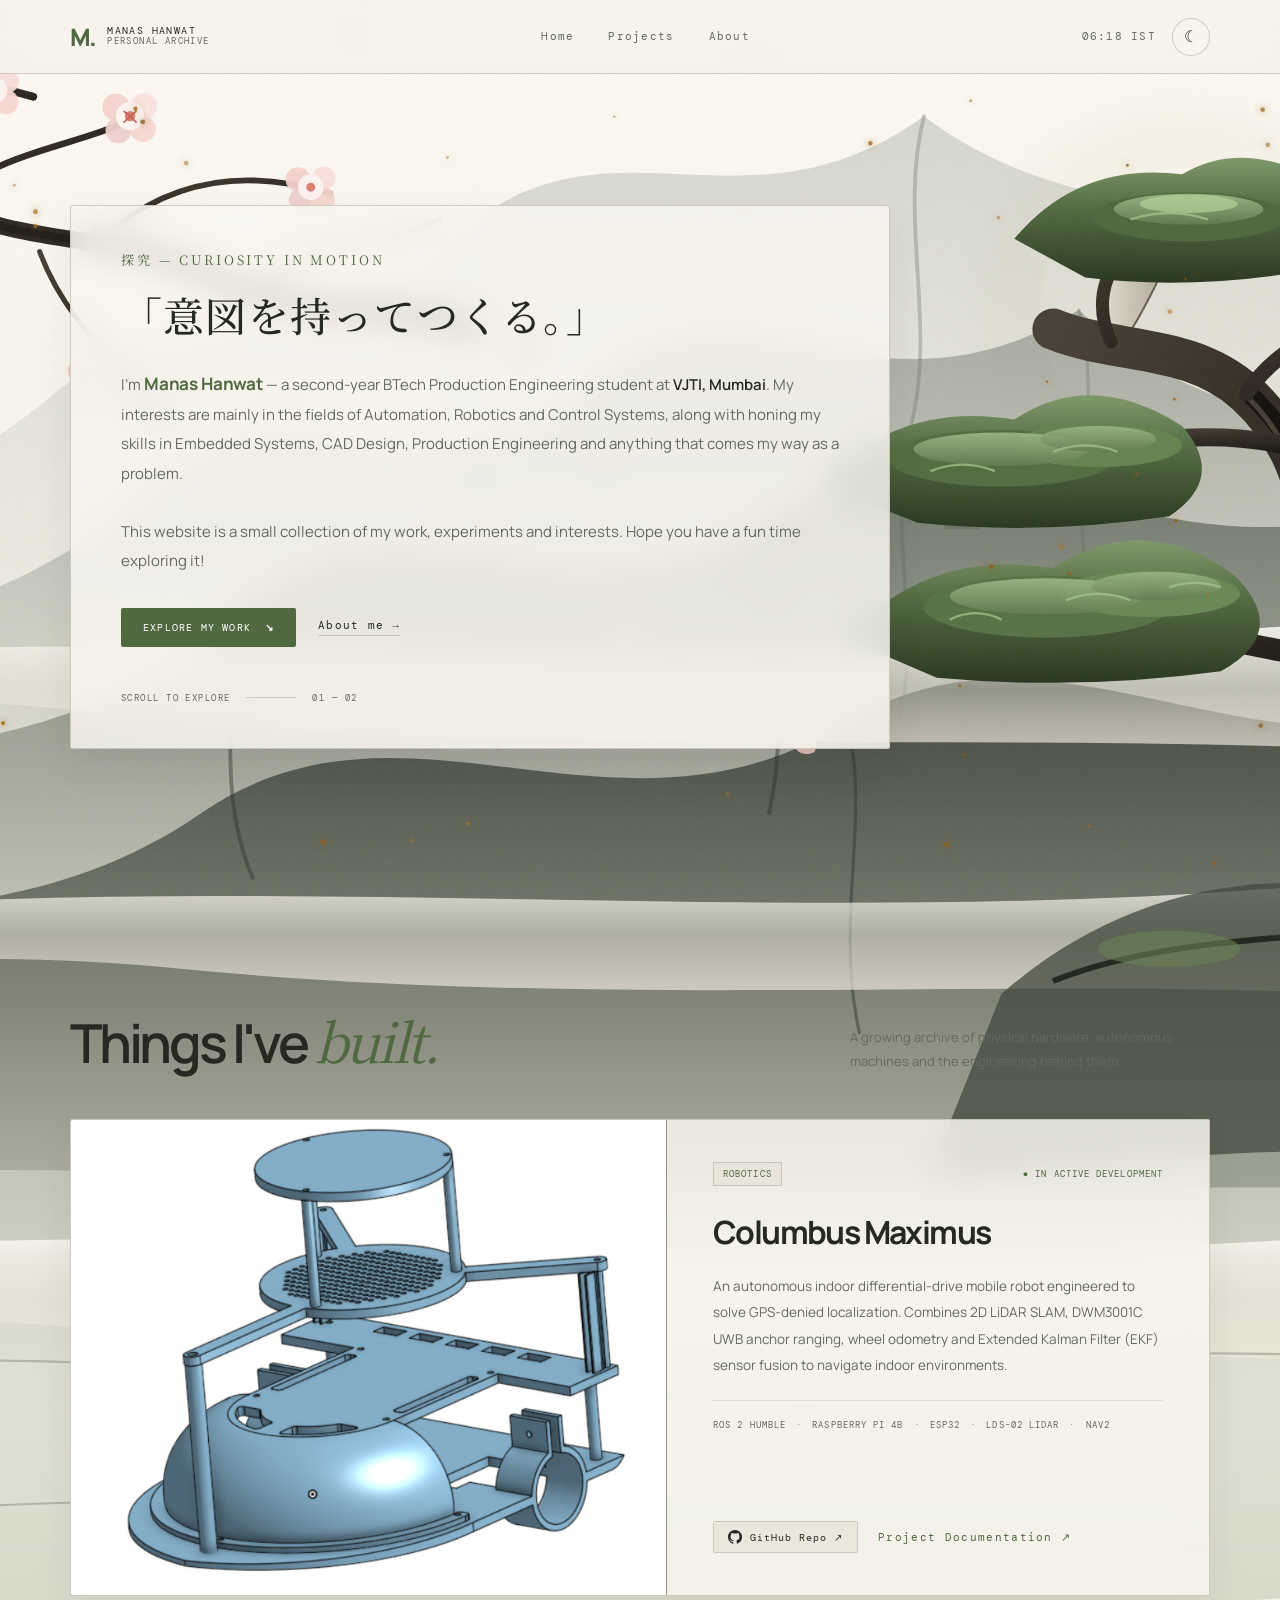
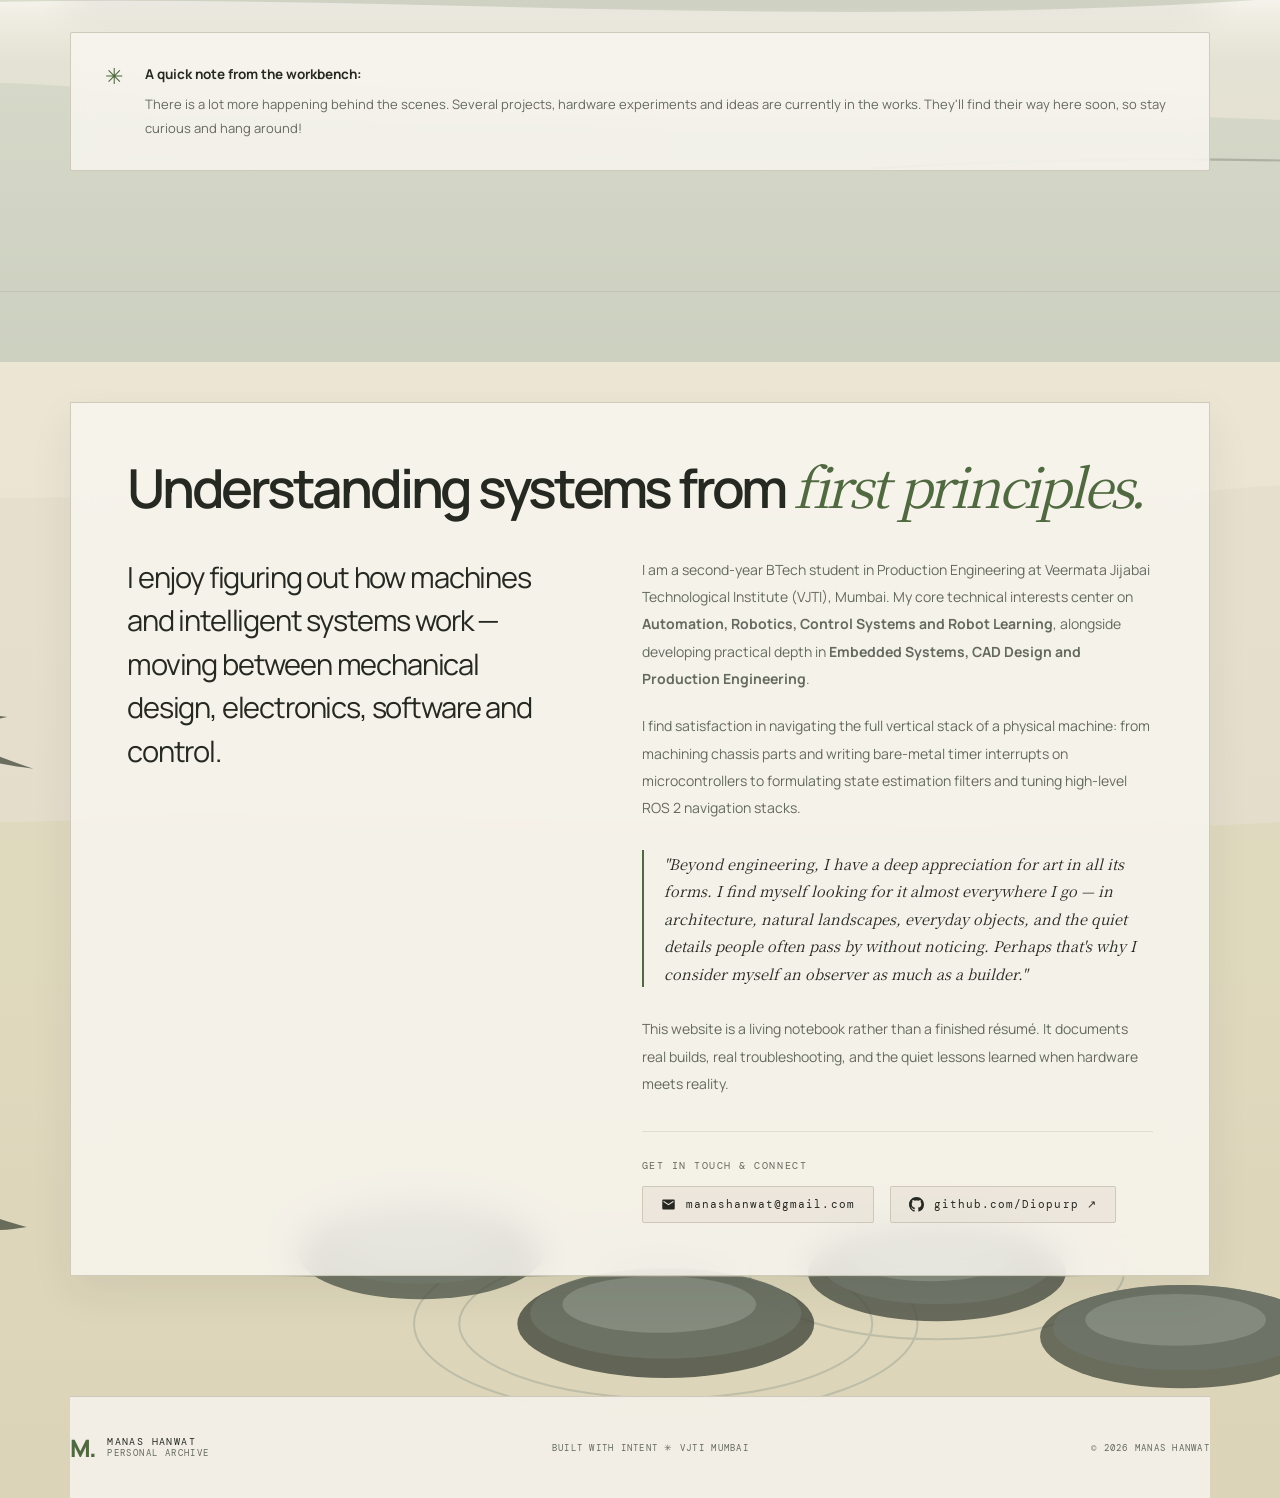
<file: index.html>
<!doctype html>
<html lang="en">
<head>
  <meta charset="utf-8">
  <meta name="viewport" content="width=device-width, initial-scale=1">
  <meta name="description" content="Manas Hanwat — Second-year BTech student at VJTI, Mumbai. Automation, Robotics, Control Systems, Robot Learning and Embedded Engineering.">
  <meta name="theme-color" content="#f5f2eb">
  <title>Manas Hanwat — Personal Archive</title>
  <link rel="preconnect" href="https://fonts.googleapis.com">
  <link rel="preconnect" href="https://fonts.gstatic.com" crossorigin>
  <link href="https://fonts.googleapis.com/css2?family=DM+Mono:wght@400;500&family=Manrope:wght@400;500;600;700;800&family=Noto+Serif+JP:ital,wght@0,400;0,500;0,600;1,400&display=swap" rel="stylesheet">
  <link rel="stylesheet" href="styles.css">
</head>
<body>
  <!-- Full-Page Background Artwork: Continues behind all sections as user scrolls -->
  <div class="bg-artwork-container" aria-hidden="true">
    <div class="bg-art bg-art-day"></div>
    <div class="bg-art bg-art-night"></div>
  </div>

  <!-- Interactive Canvas Particle System (Organic Fluid Drift & Responsive Touch/Mouse Interaction) -->
  <canvas id="particles"></canvas>

  <!-- Procedural Grain Texture -->
  <div class="grain"></div>

  <!-- Navigation Header -->
  <header>
    <a class="brand" href="#top">
      <b>M.</b>
      <span>MANAS HANWAT <i>PERSONAL ARCHIVE</i></span>
    </a>
    <nav id="nav">
      <a href="#top">Home</a>
      <a href="#projects">Projects</a>
      <a href="#about">About</a>
    </nav>
    <div class="right">
      <time id="clock">--:-- IST</time>
      <button id="theme" aria-label="Toggle day and night theme">☾</button>
      <button id="menu" aria-label="Open navigation">☰</button>
    </div>
  </header>

  <main id="top">
    <!-- Hero Section -->
    <section class="hero">
      <div class="hero-content">
        <p class="kanji-title">探究 — CURIOSITY IN MOTION</p>
        <h1 class="hero-title-jp">「意図を持ってつくる。」</h1>
        <p class="hero-intro">
          I'm <strong class="hero-name">Manas Hanwat</strong> — a second-year BTech Production Engineering student at <strong>VJTI, Mumbai</strong>. My interests are mainly in the fields of Automation, Robotics and Control Systems, along with honing my skills in Embedded Systems, CAD Design, Production Engineering and anything that comes my way as a problem.
          <br><br>
          This website is a small collection of my work, experiments and interests. Hope you have a fun time exploring it!
        </p>
        <div class="hero-actions">
          <a class="button" href="#projects">Explore my work <b>↘</b></a>
          <a class="quiet-link" href="#about">About me →</a>
        </div>
        <div class="scroll-hint">
          SCROLL TO EXPLORE <span></span> 01 — 02
        </div>
      </div>
    </section>

    <!-- Projects Section (Columbus Maximus Only) -->
    <section class="projects wrap" id="projects">
      <div class="section-head">
        <div>
          <h2>Things I've <em>built.</em></h2>
        </div>
        <p>A growing archive of physical hardware, autonomous machines and the engineering behind them.</p>
      </div>

      <!-- Columbus Maximus Project Card with Actual Photograph -->
      <div class="project-card">
        <a class="project-photo" href="projects/columbus.html" title="View Columbus Maximus Project Documentation">
          <img src="assets/columbus-maximus.jpeg" alt="Columbus Maximus autonomous indoor differential-drive robot prototype" loading="lazy">
        </a>
        <div class="project-copy">
          <div class="tags">
            <span class="tag-badge">ROBOTICS</span>
            <span class="status-badge">● IN ACTIVE DEVELOPMENT</span>
          </div>
          <h3>Columbus Maximus</h3>
          <p>
            An autonomous indoor differential-drive mobile robot engineered to solve GPS-denied localization. Combines 2D LiDAR SLAM, DWM3001C UWB anchor ranging, wheel odometry and Extended Kalman Filter (EKF) sensor fusion to navigate indoor environments.
          </p>
          <div class="stack-row">
            ROS 2 HUMBLE　·　RASPBERRY PI 4B　·　ESP32　·　LDS-02 LIDAR　·　NAV2
          </div>
          <div class="project-actions">
            <a class="github-pill" href="https://github.com/Diopurp/Columbus-Maximus" target="_blank" rel="noopener noreferrer" title="View Columbus Maximus repository on GitHub">
              <svg class="github-icon" viewBox="0 0 24 24"><path d="M12 0C5.37 0 0 5.37 0 12c0 5.31 3.435 9.795 8.205 11.385.6.105.825-.255.825-.57 0-.285-.015-1.23-.015-2.235-3.015.555-3.795-.735-4.035-1.41-.135-.345-.72-1.41-1.23-1.695-.42-.225-1.02-.78-.015-.795.945-.015 1.62.87 1.845 1.23 1.08 1.815 2.805 1.305 3.495.99.105-.78.42-1.305.765-1.605-2.67-.3-5.46-1.335-5.46-5.925 0-1.305.465-2.385 1.23-3.225-.12-.3-.54-1.53.12-3.18 0 0 1.005-.315 3.3 1.23.96-.27 1.98-.405 3-.405s2.04.135 3 .405c2.295-1.56 3.3-1.23 3.3-1.23.66 1.65.24 2.88.12 3.18.765.84 1.23 1.905 1.23 3.225 0 4.605-2.805 5.625-5.475 5.925.435.375.81 1.095.81 2.22 0 1.605-.015 2.895-.015 3.3 0 .315.225.69.825.57A12.02 12.02 0 0 0 24 12c0-6.63-5.37-12-12-12z"/></svg>
              <span>GitHub Repo ↗</span>
            </a>
            <a class="explore-link" href="projects/columbus.html">
              Project Documentation ↗
            </a>
          </div>
        </div>
      </div>

      <!-- Personal Workbench Note (Upcoming Projects & Experiments) -->
      <div class="projects-note">
        <span class="note-glyph">✳</span>
        <div class="note-copy">
          <strong>A quick note from the workbench:</strong>
          <p>
            There is a lot more happening behind the scenes. Several projects, hardware experiments and ideas are currently in the works. They'll find their way here soon, so stay curious and hang around!
          </p>
        </div>
      </div>
    </section>

    <!-- About Section with Robotics, Robot Learning & Art Appreciation -->
    <section class="about" id="about">
      <div class="wrap">
        <div class="about-card">
          <h2>Understanding systems from <em>first principles.</em></h2>
          <div class="about-grid">
            <div>
              <p class="about-lead">
                I enjoy figuring out how machines and intelligent systems work — moving between mechanical design, electronics, software and control.
              </p>
            </div>
            <div class="about-body">
              <p>
                I am a second-year BTech student in Production Engineering at Veermata Jijabai Technological Institute (VJTI), Mumbai. My core technical interests center on <strong>Automation, Robotics, Control Systems and Robot Learning</strong>, alongside developing practical depth in <strong>Embedded Systems, CAD Design and Production Engineering</strong>.
              </p>
              <p>
                I find satisfaction in navigating the full vertical stack of a physical machine: from machining chassis parts and writing bare-metal timer interrupts on microcontrollers to formulating state estimation filters and tuning high-level ROS 2 navigation stacks.
              </p>

              <!-- Personal Dimension: Appreciation for Art -->
              <p class="art-passage">
                "Beyond engineering, I have a deep appreciation for art in all its forms. I find myself looking for it almost everywhere I go — in architecture, natural landscapes, everyday objects, and the quiet details people often pass by without noticing. Perhaps that's why I consider myself an observer as much as a builder."
              </p>

              <p>
                This website is a living notebook rather than a finished résumé. It documents real builds, real troubleshooting, and the quiet lessons learned when hardware meets reality.
              </p>

              <!-- Clickable Contact Information -->
              <div class="contact-block">
                <div class="contact-label">GET IN TOUCH &amp; CONNECT</div>
                <div class="contact-links">
                  <a class="contact-card" href="mailto:manashanwat@gmail.com" title="Send email to Manas Hanwat">
                    <svg viewBox="0 0 24 24"><path d="M20 4H4c-1.1 0-1.99.9-1.99 2L2 18c0 1.1.9 2 2 2h16c1.1 0 2-.9 2-2V6c0-1.1-.9-2-2-2zm0 4l-8 5-8-5V6l8 5 8-5v2z"/></svg>
                    <span>manashanwat@gmail.com</span>
                  </a>
                  <a class="contact-card" href="https://github.com/Diopurp" target="_blank" rel="noopener noreferrer" title="View Diopurp on GitHub">
                    <svg viewBox="0 0 24 24"><path d="M12 0C5.37 0 0 5.37 0 12c0 5.31 3.435 9.795 8.205 11.385.6.105.825-.255.825-.57 0-.285-.015-1.23-.015-2.235-3.015.555-3.795-.735-4.035-1.41-.135-.345-.72-1.41-1.23-1.695-.42-.225-1.02-.78-.015-.795.945-.015 1.62.87 1.845 1.23 1.08 1.815 2.805 1.305 3.495.99.105-.78.42-1.305.765-1.605-2.67-.3-5.46-1.335-5.46-5.925 0-1.305.465-2.385 1.23-3.225-.12-.3-.54-1.53.12-3.18 0 0 1.005-.315 3.3 1.23.96-.27 1.98-.405 3-.405s2.04.135 3 .405c2.295-1.56 3.3-1.23 3.3-1.23.66 1.65.24 2.88.12 3.18.765.84 1.23 1.905 1.23 3.225 0 4.605-2.805 5.625-5.475 5.925.435.375.81 1.095.81 2.22 0 1.605-.015 2.895-.015 3.3 0 .315.225.69.825.57A12.02 12.02 0 0 0 24 12c0-6.63-5.37-12-12-12z"/></svg>
                    <span>github.com/Diopurp ↗</span>
                  </a>
                </div>
              </div>
            </div>
          </div>
        </div>
      </div>
    </section>
  </main>

  <!-- Footer -->
  <footer class="wrap">
    <a class="brand" href="#top">
      <b>M.</b>
      <span>MANAS HANWAT <i>PERSONAL ARCHIVE</i></span>
    </a>
    <small>BUILT WITH INTENT ✳ VJTI MUMBAI</small>
    <small>© <span id="year"></span> MANAS HANWAT</small>
  </footer>

  <div id="toast"></div>
  <script src="script.js"></script>
</body>
</html>
</file>
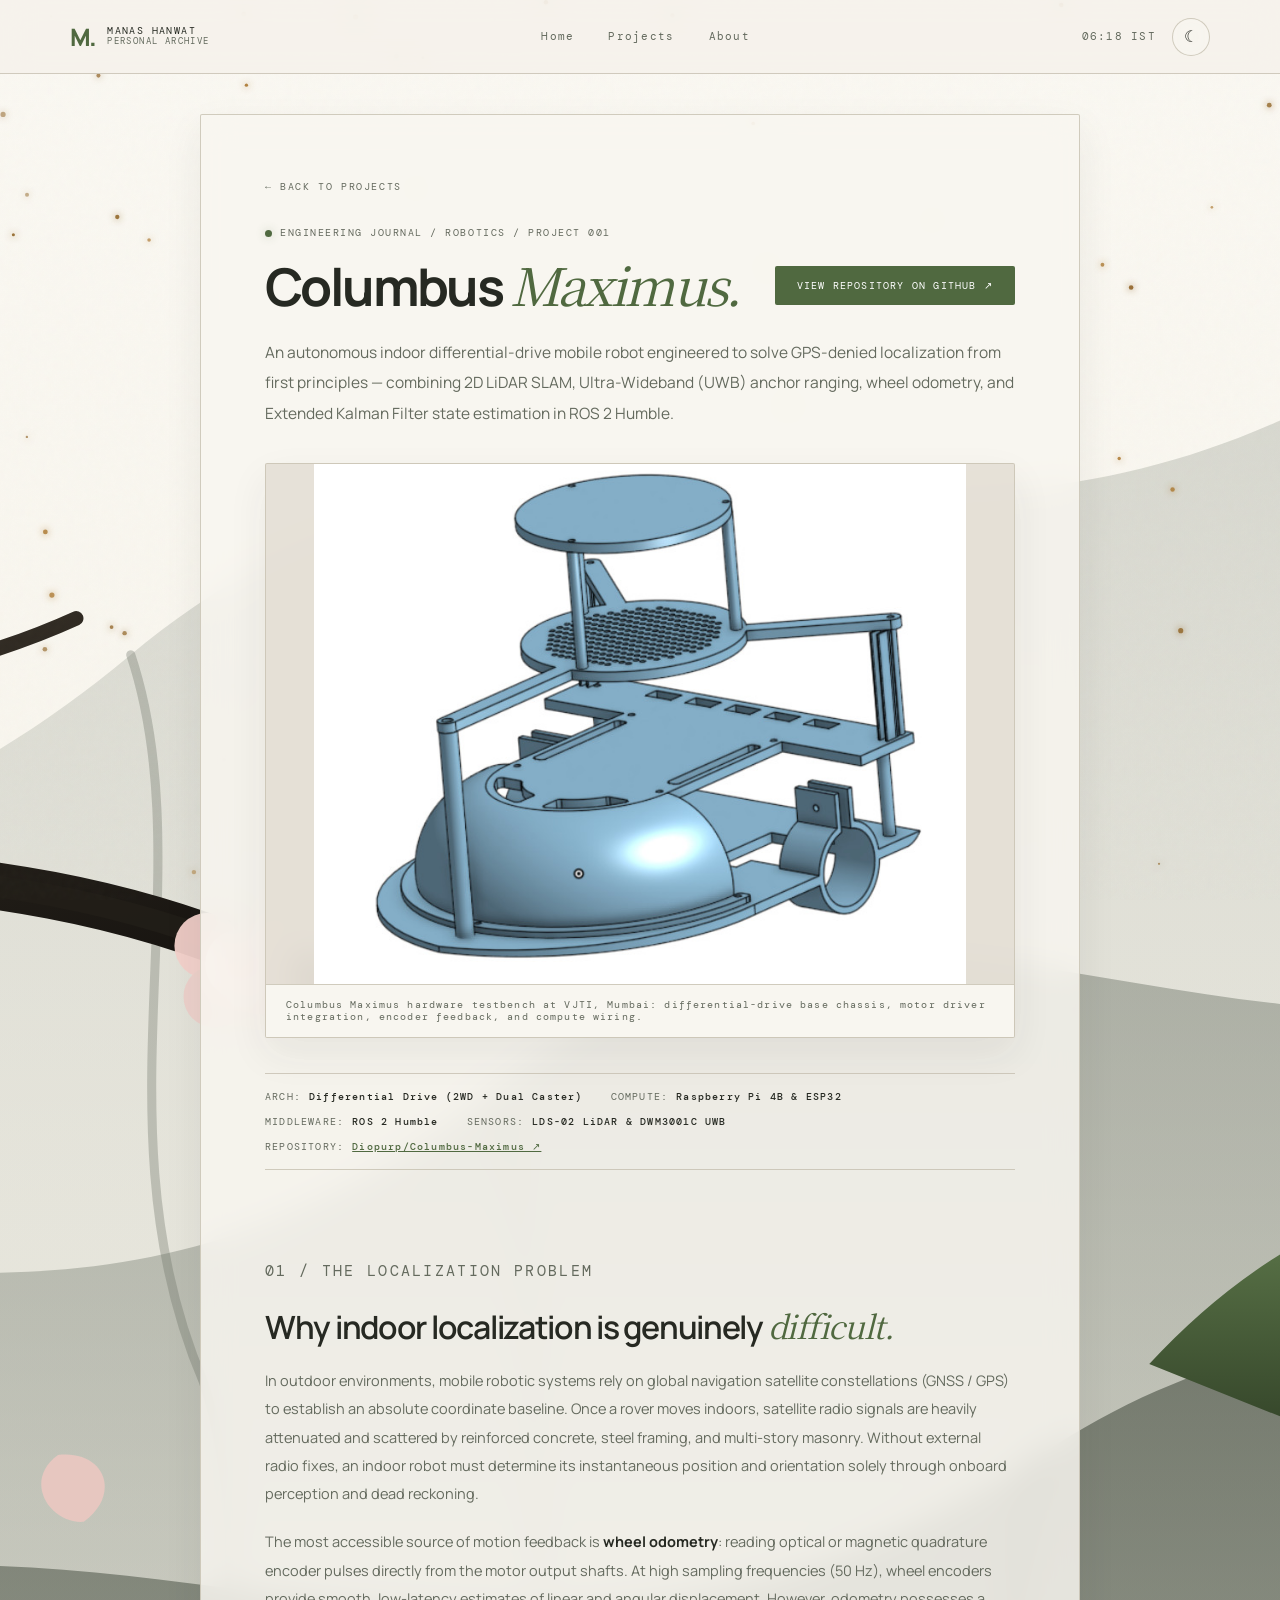
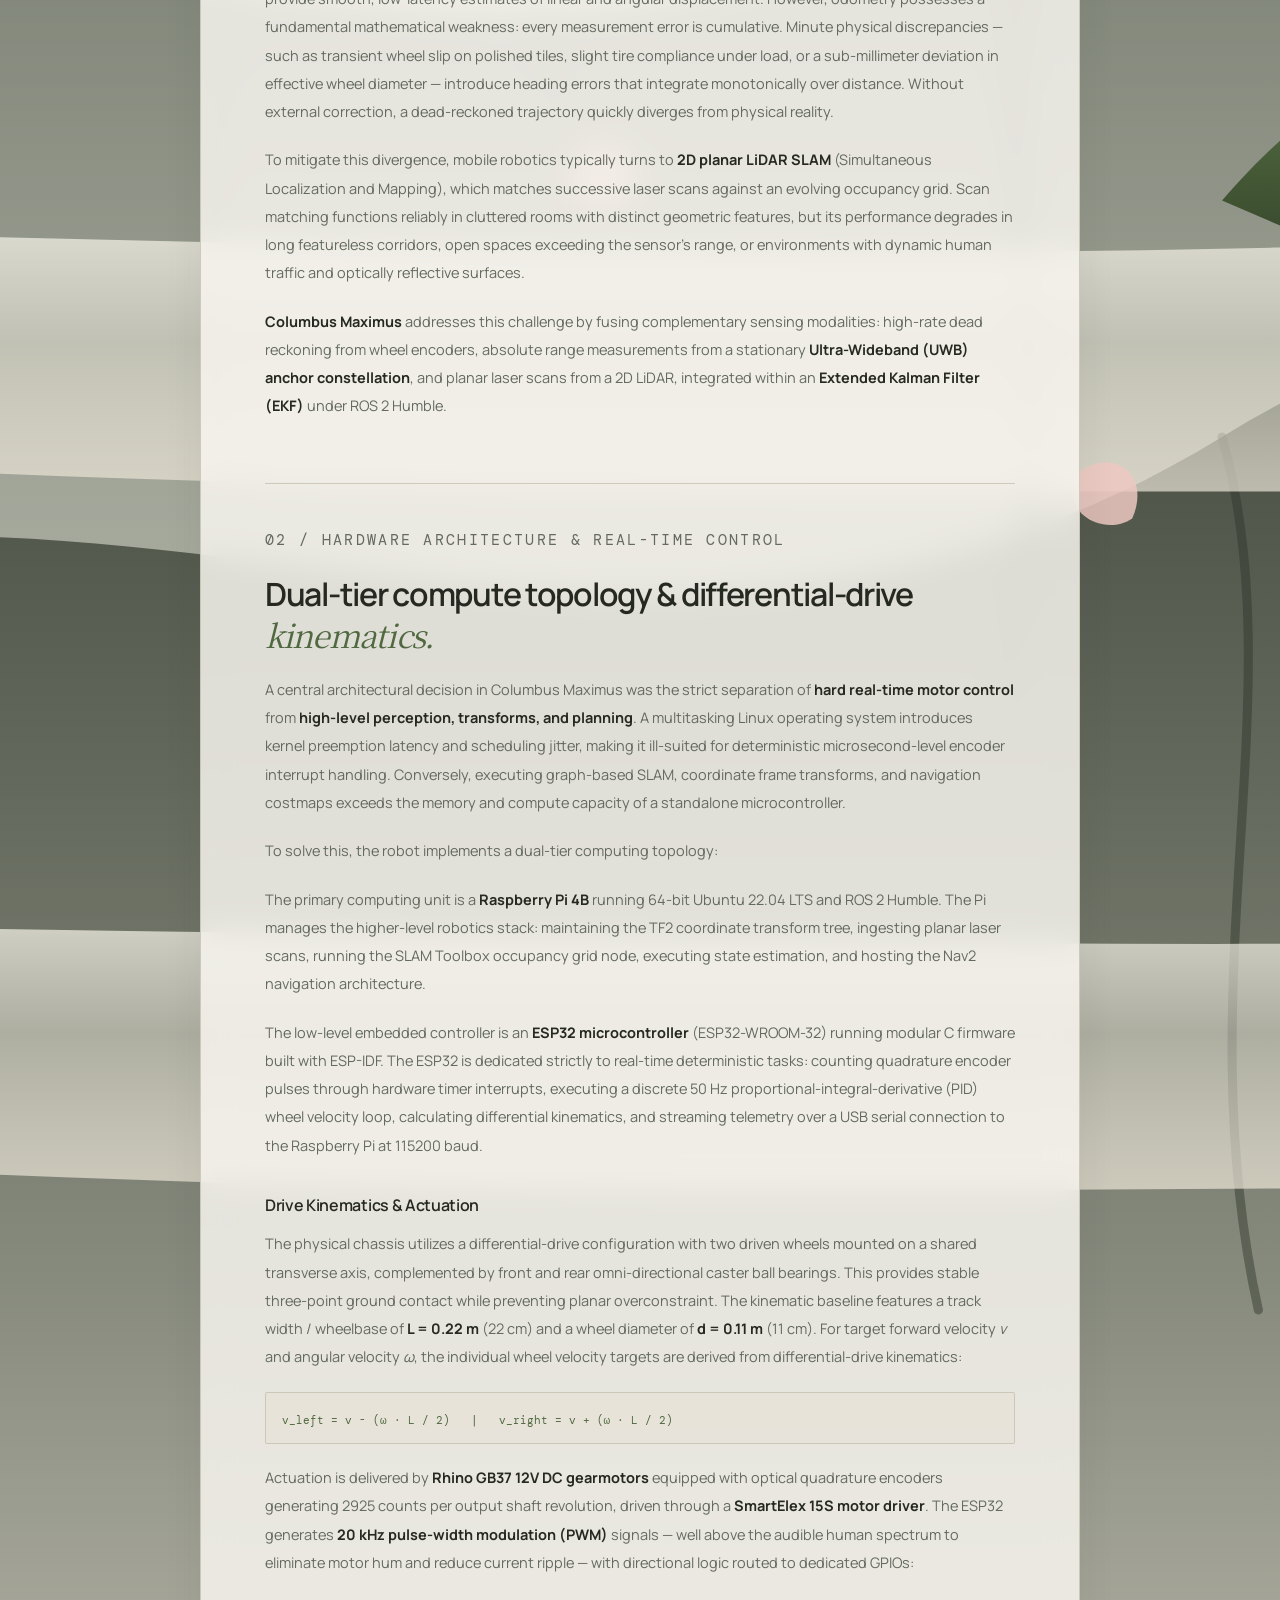
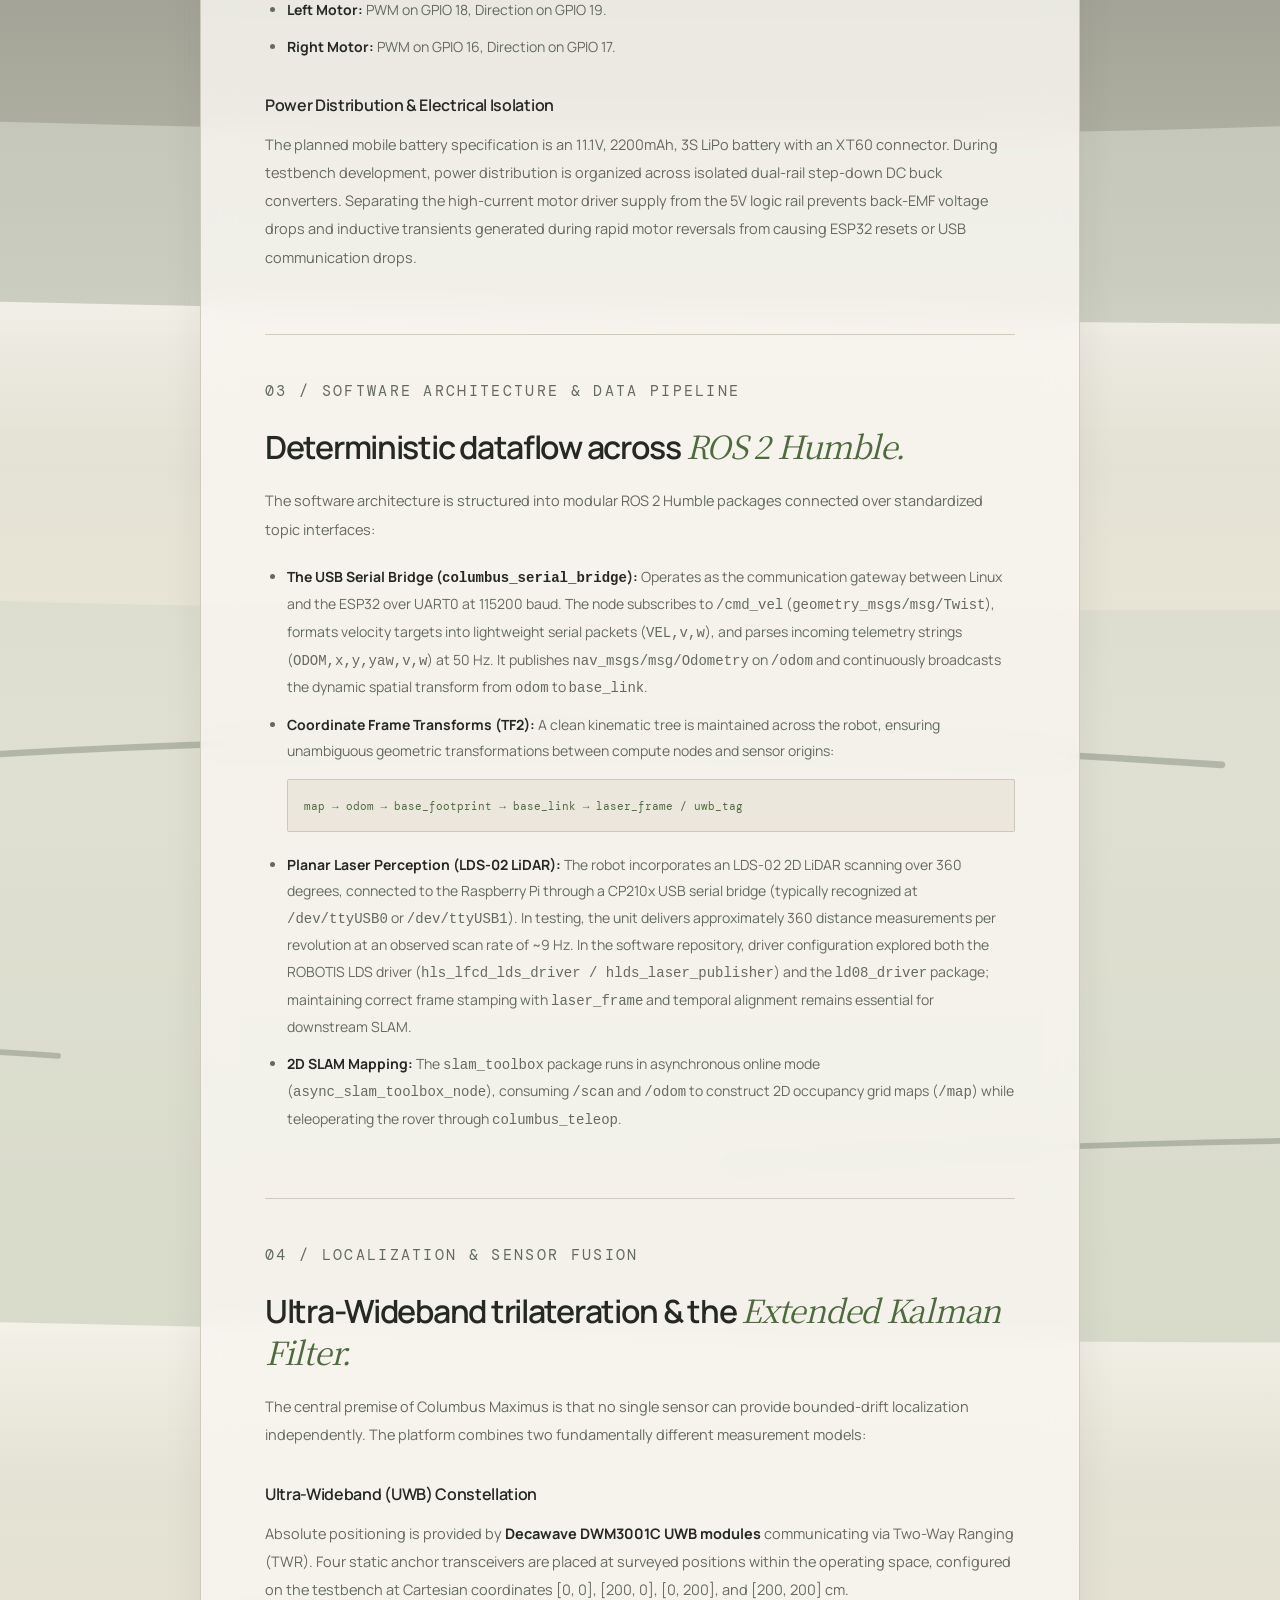
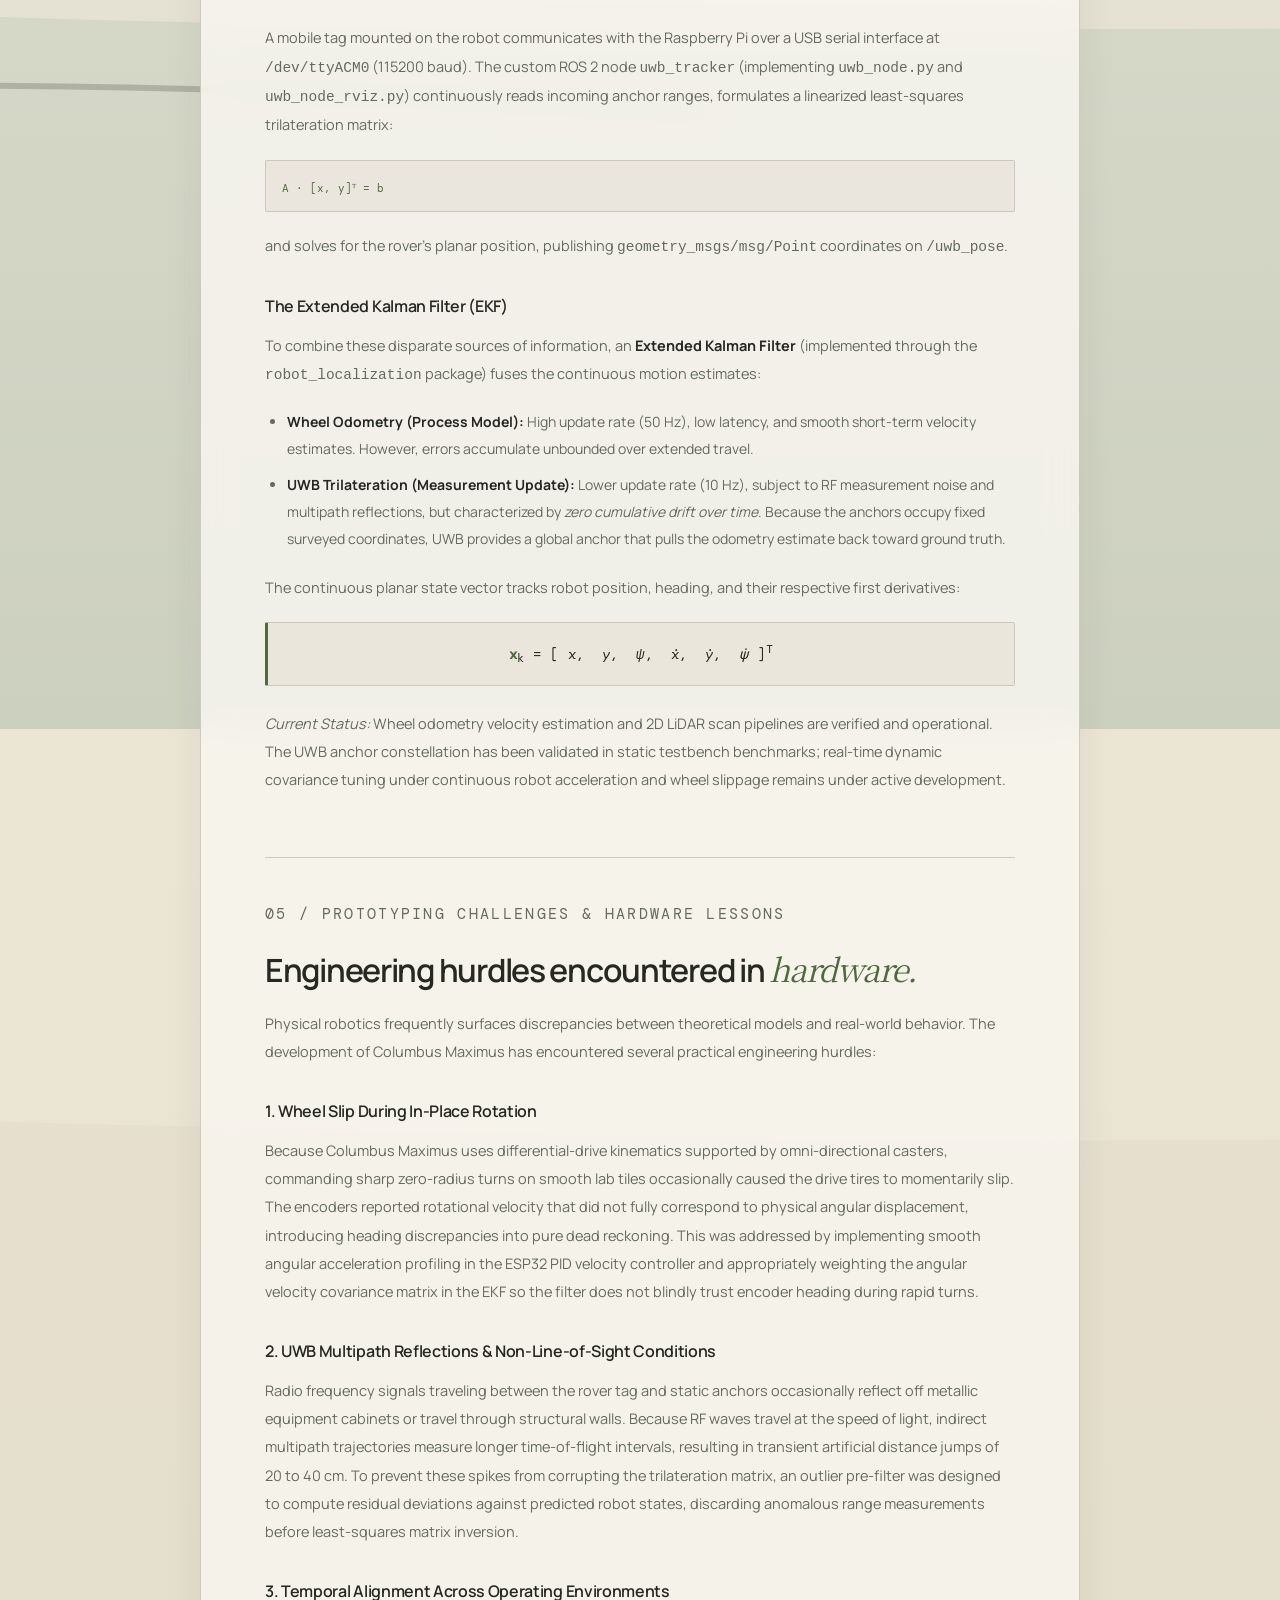
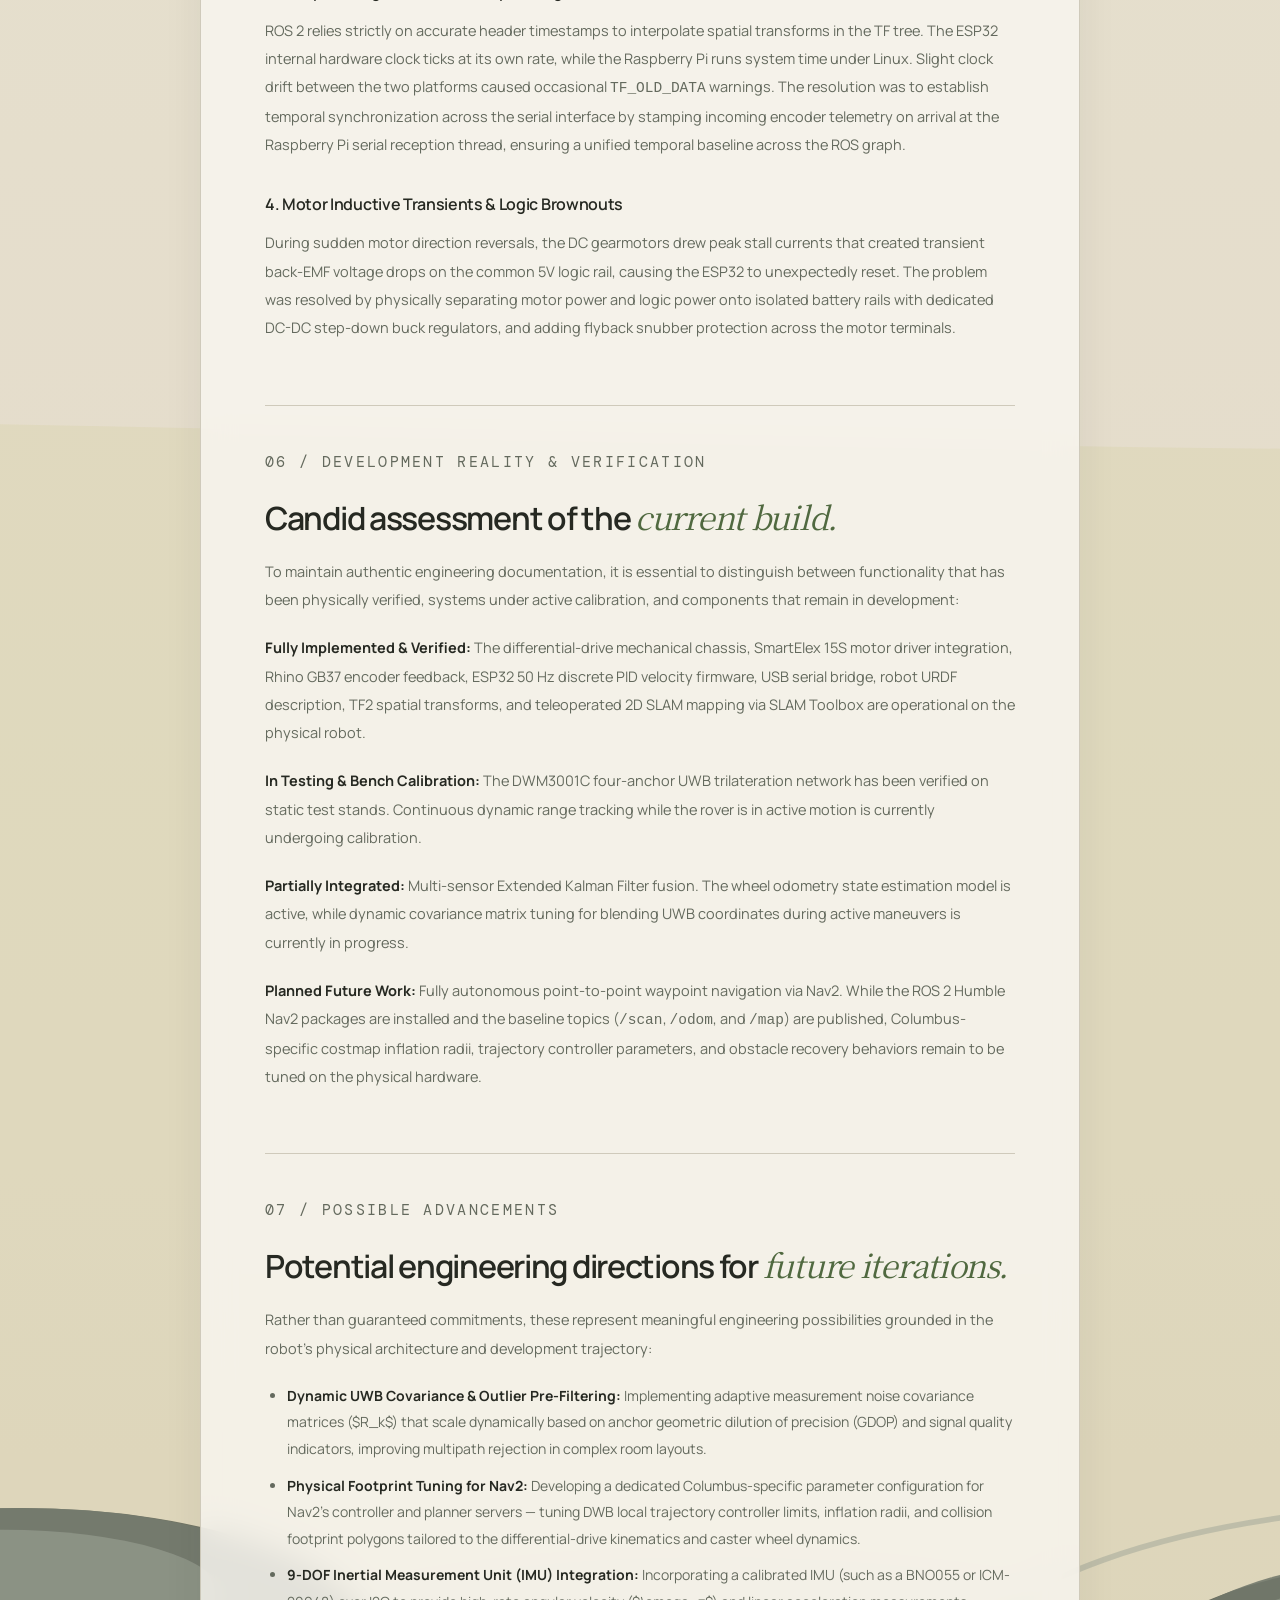
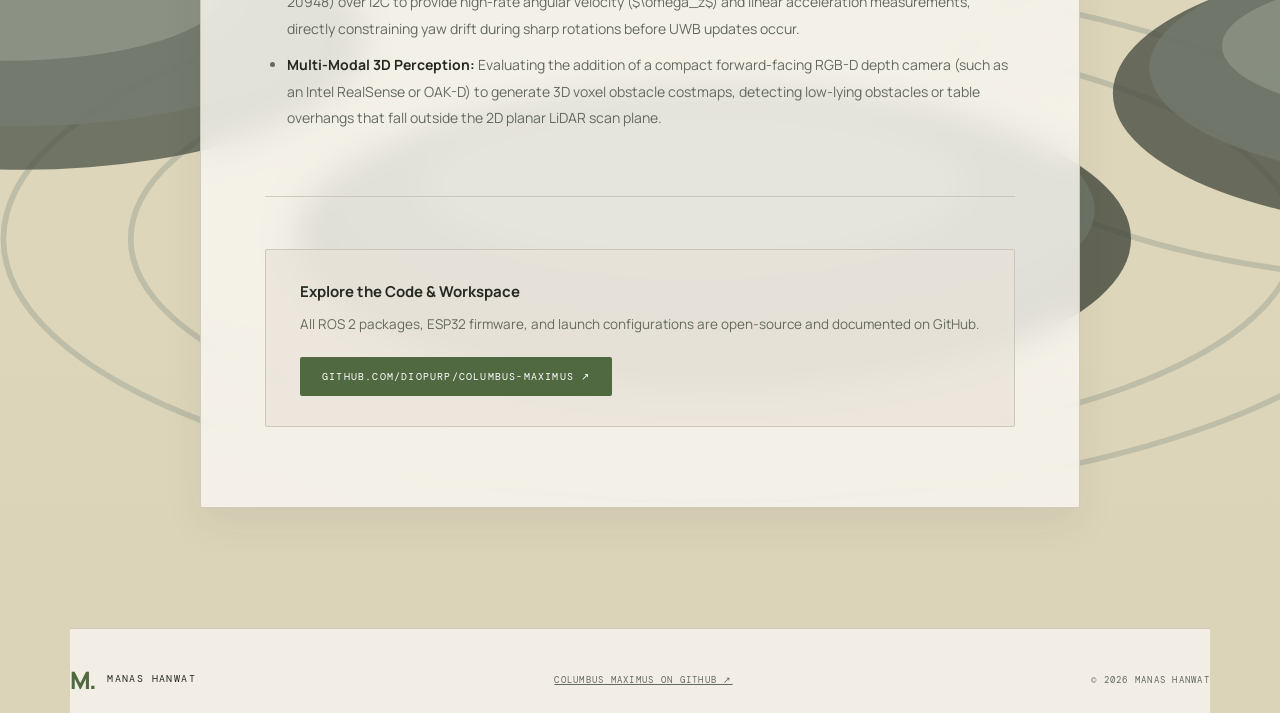
<file: projects/columbus.html>
<!doctype html>
<html lang="en">
<head>
  <meta charset="utf-8">
  <meta name="viewport" content="width=device-width, initial-scale=1">
  <meta name="description" content="Columbus Maximus — Autonomous indoor differential-drive mobile robot. ROS 2 Humble, 2D LiDAR SLAM, UWB localization and EKF sensor fusion.">
  <title>Columbus Maximus — Engineering Journal | Manas Hanwat</title>
  <link rel="preconnect" href="https://fonts.googleapis.com">
  <link rel="preconnect" href="https://fonts.gstatic.com" crossorigin>
  <link href="https://fonts.googleapis.com/css2?family=DM+Mono:wght@400;500&family=Manrope:wght@400;500;600;700;800&family=Noto+Serif+JP:ital,wght@0,400;0,500;0,600;1,400&display=swap" rel="stylesheet">
  <link rel="stylesheet" href="../styles.css">
</head>
<body>
  <!-- Full-Page Background Artwork: Continues behind all sections as user scrolls -->
  <div class="bg-artwork-container" aria-hidden="true">
    <div class="bg-art bg-art-day"></div>
    <div class="bg-art bg-art-night"></div>
  </div>

  <!-- Interactive Canvas Particle System -->
  <canvas id="particles"></canvas>

  <!-- Procedural Grain Texture -->
  <div class="grain"></div>

  <!-- Navigation Header -->
  <header>
    <a class="brand" href="../index.html">
      <b>M.</b>
      <span>MANAS HANWAT <i>PERSONAL ARCHIVE</i></span>
    </a>
    <nav id="nav">
      <a href="../index.html">Home</a>
      <a href="../index.html#projects">Projects</a>
      <a href="../index.html#about">About</a>
    </nav>
    <div class="right">
      <time id="clock">--:-- IST</time>
      <button id="theme" aria-label="Toggle day and night theme">☾</button>
      <button id="menu" aria-label="Open navigation">☰</button>
    </div>
  </header>

  <main class="journal">
    <a class="back" href="../index.html#projects">← Back to Projects</a>

    <div class="journal-header">
      <p class="eyebrow">
        <span class="pulse-dot"></span>
        ENGINEERING JOURNAL / ROBOTICS / PROJECT 001
      </p>

      <div class="journal-title-row">
        <h1>Columbus <em>Maximus.</em></h1>
        <a class="button" href="https://github.com/Diopurp/Columbus-Maximus" target="_blank" rel="noopener noreferrer">
          View Repository on GitHub ↗
        </a>
      </div>

      <p class="journal-deck">
        An autonomous indoor differential-drive mobile robot engineered to solve GPS-denied localization from first principles — combining 2D LiDAR SLAM, Ultra-Wideband (UWB) anchor ranging, wheel odometry, and Extended Kalman Filter state estimation in ROS 2 Humble.
      </p>

      <!-- Real Prototype Photograph -->
      <figure class="project-hero-figure">
        <img src="../assets/columbus-maximus.jpeg" alt="Columbus Maximus autonomous indoor differential-drive mobile robot testbench prototype">
        <figcaption>
          Columbus Maximus hardware testbench at VJTI, Mumbai: differential-drive base chassis, motor driver integration, encoder feedback, and compute wiring.
        </figcaption>
      </figure>

      <!-- Clean Architectural Metadata Strip -->
      <div class="journal-meta">
        <span>ARCH: <strong>Differential Drive (2WD + Dual Caster)</strong></span>
        <span>COMPUTE: <strong>Raspberry Pi 4B &amp; ESP32</strong></span>
        <span>MIDDLEWARE: <strong>ROS 2 Humble</strong></span>
        <span>SENSORS: <strong>LDS-02 LiDAR &amp; DWM3001C UWB</strong></span>
        <span>REPOSITORY: <strong><a href="https://github.com/Diopurp/Columbus-Maximus" target="_blank" rel="noopener noreferrer" style="color:var(--accent);text-decoration:underline;">Diopurp/Columbus-Maximus ↗</a></strong></span>
      </div>
    </div>

    <!-- SECTION 1: THE CORE PROBLEM -->
    <section class="journal-section">
      <p class="eyebrow">01 / THE LOCALIZATION PROBLEM</p>
      <h2>Why indoor localization is genuinely <em>difficult.</em></h2>
      <p>
        In outdoor environments, mobile robotic systems rely on global navigation satellite constellations (GNSS / GPS) to establish an absolute coordinate baseline. Once a rover moves indoors, satellite radio signals are heavily attenuated and scattered by reinforced concrete, steel framing, and multi-story masonry. Without external radio fixes, an indoor robot must determine its instantaneous position and orientation solely through onboard perception and dead reckoning.
      </p>
      <p>
        The most accessible source of motion feedback is <strong>wheel odometry</strong>: reading optical or magnetic quadrature encoder pulses directly from the motor output shafts. At high sampling frequencies (50 Hz), wheel encoders provide smooth, low-latency estimates of linear and angular displacement. However, odometry possesses a fundamental mathematical weakness: every measurement error is cumulative. Minute physical discrepancies — such as transient wheel slip on polished tiles, slight tire compliance under load, or a sub-millimeter deviation in effective wheel diameter — introduce heading errors that integrate monotonically over distance. Without external correction, a dead-reckoned trajectory quickly diverges from physical reality.
      </p>
      <p>
        To mitigate this divergence, mobile robotics typically turns to <strong>2D planar LiDAR SLAM</strong> (Simultaneous Localization and Mapping), which matches successive laser scans against an evolving occupancy grid. Scan matching functions reliably in cluttered rooms with distinct geometric features, but its performance degrades in long featureless corridors, open spaces exceeding the sensor's range, or environments with dynamic human traffic and optically reflective surfaces.
      </p>
      <p>
        <strong>Columbus Maximus</strong> addresses this challenge by fusing complementary sensing modalities: high-rate dead reckoning from wheel encoders, absolute range measurements from a stationary <strong>Ultra-Wideband (UWB) anchor constellation</strong>, and planar laser scans from a 2D LiDAR, integrated within an <strong>Extended Kalman Filter (EKF)</strong> under ROS 2 Humble.
      </p>
    </section>

    <!-- SECTION 2: HARDWARE & PHYSICAL DESIGN -->
    <section class="journal-section">
      <p class="eyebrow">02 / HARDWARE ARCHITECTURE & REAL-TIME CONTROL</p>
      <h2>Dual-tier compute topology &amp; differential-drive <em>kinematics.</em></h2>
      <p>
        A central architectural decision in Columbus Maximus was the strict separation of <strong>hard real-time motor control</strong> from <strong>high-level perception, transforms, and planning</strong>. A multitasking Linux operating system introduces kernel preemption latency and scheduling jitter, making it ill-suited for deterministic microsecond-level encoder interrupt handling. Conversely, executing graph-based SLAM, coordinate frame transforms, and navigation costmaps exceeds the memory and compute capacity of a standalone microcontroller.
      </p>
      <p>
        To solve this, the robot implements a dual-tier computing topology:
      </p>
      <p>
        The primary computing unit is a <strong>Raspberry Pi 4B</strong> running 64-bit Ubuntu 22.04 LTS and ROS 2 Humble. The Pi manages the higher-level robotics stack: maintaining the TF2 coordinate transform tree, ingesting planar laser scans, running the SLAM Toolbox occupancy grid node, executing state estimation, and hosting the Nav2 navigation architecture.
      </p>
      <p>
        The low-level embedded controller is an <strong>ESP32 microcontroller</strong> (ESP32-WROOM-32) running modular C firmware built with ESP-IDF. The ESP32 is dedicated strictly to real-time deterministic tasks: counting quadrature encoder pulses through hardware timer interrupts, executing a discrete 50 Hz proportional-integral-derivative (PID) wheel velocity loop, calculating differential kinematics, and streaming telemetry over a USB serial connection to the Raspberry Pi at 115200 baud.
      </p>

      <h3>Drive Kinematics &amp; Actuation</h3>
      <p>
        The physical chassis utilizes a differential-drive configuration with two driven wheels mounted on a shared transverse axis, complemented by front and rear omni-directional caster ball bearings. This provides stable three-point ground contact while preventing planar overconstraint. The kinematic baseline features a track width / wheelbase of <strong>L = 0.22 m</strong> (22 cm) and a wheel diameter of <strong>d = 0.11 m</strong> (11 cm). For target forward velocity <em>v</em> and angular velocity <em>ω</em>, the individual wheel velocity targets are derived from differential-drive kinematics:
      </p>
      <div class="journal-code">
        <code>v_left = v - (ω · L / 2) &nbsp;&nbsp;|&nbsp;&nbsp; v_right = v + (ω · L / 2)</code>
      </div>
      <p>
        Actuation is delivered by <strong>Rhino GB37 12V DC gearmotors</strong> equipped with optical quadrature encoders generating 2925 counts per output shaft revolution, driven through a <strong>SmartElex 15S motor driver</strong>. The ESP32 generates <strong>20 kHz pulse-width modulation (PWM)</strong> signals — well above the audible human spectrum to eliminate motor hum and reduce current ripple — with directional logic routed to dedicated GPIOs:
      </p>
      <ul>
        <li><strong>Left Motor:</strong> PWM on GPIO 18, Direction on GPIO 19.</li>
        <li><strong>Right Motor:</strong> PWM on GPIO 16, Direction on GPIO 17.</li>
      </ul>

      <h3>Power Distribution &amp; Electrical Isolation</h3>
      <p>
        The planned mobile battery specification is an 11.1V, 2200mAh, 3S LiPo battery with an XT60 connector. During testbench development, power distribution is organized across isolated dual-rail step-down DC buck converters. Separating the high-current motor driver supply from the 5V logic rail prevents back-EMF voltage drops and inductive transients generated during rapid motor reversals from causing ESP32 resets or USB communication drops.
      </p>
    </section>

    <!-- SECTION 3: SOFTWARE ARCHITECTURE & ROS 2 -->
    <section class="journal-section">
      <p class="eyebrow">03 / SOFTWARE ARCHITECTURE & DATA PIPELINE</p>
      <h2>Deterministic dataflow across <em>ROS 2 Humble.</em></h2>
      <p>
        The software architecture is structured into modular ROS 2 Humble packages connected over standardized topic interfaces:
      </p>
      <ul>
        <li>
          <strong>The USB Serial Bridge (<code>columbus_serial_bridge</code>):</strong> Operates as the communication gateway between Linux and the ESP32 over UART0 at 115200 baud. The node subscribes to <code>/cmd_vel</code> (<code>geometry_msgs/msg/Twist</code>), formats velocity targets into lightweight serial packets (<code>VEL,v,w</code>), and parses incoming telemetry strings (<code>ODOM,x,y,yaw,v,w</code>) at 50 Hz. It publishes <code>nav_msgs/msg/Odometry</code> on <code>/odom</code> and continuously broadcasts the dynamic spatial transform from <code>odom</code> to <code>base_link</code>.
        </li>
        <li>
          <strong>Coordinate Frame Transforms (TF2):</strong> A clean kinematic tree is maintained across the robot, ensuring unambiguous geometric transformations between compute nodes and sensor origins:
          <div class="journal-code">
            <code>map → odom → base_footprint → base_link → laser_frame / uwb_tag</code>
          </div>
        </li>
        <li>
          <strong>Planar Laser Perception (LDS-02 LiDAR):</strong> The robot incorporates an LDS-02 2D LiDAR scanning over 360 degrees, connected to the Raspberry Pi through a CP210x USB serial bridge (typically recognized at <code>/dev/ttyUSB0</code> or <code>/dev/ttyUSB1</code>). In testing, the unit delivers approximately 360 distance measurements per revolution at an observed scan rate of ~9 Hz. In the software repository, driver configuration explored both the ROBOTIS LDS driver (<code>hls_lfcd_lds_driver / hlds_laser_publisher</code>) and the <code>ld08_driver</code> package; maintaining correct frame stamping with <code>laser_frame</code> and temporal alignment remains essential for downstream SLAM.
        </li>
        <li>
          <strong>2D SLAM Mapping:</strong> The <code>slam_toolbox</code> package runs in asynchronous online mode (<code>async_slam_toolbox_node</code>), consuming <code>/scan</code> and <code>/odom</code> to construct 2D occupancy grid maps (<code>/map</code>) while teleoperating the rover through <code>columbus_teleop</code>.
        </li>
      </ul>
    </section>

    <!-- SECTION 4: LOCALIZATION & SENSOR FUSION -->
    <section class="journal-section">
      <p class="eyebrow">04 / LOCALIZATION & SENSOR FUSION</p>
      <h2>Ultra-Wideband trilateration &amp; the <em>Extended Kalman Filter.</em></h2>
      <p>
        The central premise of Columbus Maximus is that no single sensor can provide bounded-drift localization independently. The platform combines two fundamentally different measurement models:
      </p>

      <h3>Ultra-Wideband (UWB) Constellation</h3>
      <p>
        Absolute positioning is provided by <strong>Decawave DWM3001C UWB modules</strong> communicating via Two-Way Ranging (TWR). Four static anchor transceivers are placed at surveyed positions within the operating space, configured on the testbench at Cartesian coordinates [0, 0], [200, 0], [0, 200], and [200, 200] cm.
      </p>
      <p>
        A mobile tag mounted on the robot communicates with the Raspberry Pi over a USB serial interface at <code>/dev/ttyACM0</code> (115200 baud). The custom ROS 2 node <code>uwb_tracker</code> (implementing <code>uwb_node.py</code> and <code>uwb_node_rviz.py</code>) continuously reads incoming anchor ranges, formulates a linearized least-squares trilateration matrix:
      </p>
      <div class="journal-code">
        <code>A · [x, y]ᵀ = b</code>
      </div>
      <p>
        and solves for the rover's planar position, publishing <code>geometry_msgs/msg/Point</code> coordinates on <code>/uwb_pose</code>.
      </p>

      <h3>The Extended Kalman Filter (EKF)</h3>
      <p>
        To combine these disparate sources of information, an <strong>Extended Kalman Filter</strong> (implemented through the <code>robot_localization</code> package) fuses the continuous motion estimates:
      </p>
      <ul>
        <li><strong>Wheel Odometry (Process Model):</strong> High update rate (50 Hz), low latency, and smooth short-term velocity estimates. However, errors accumulate unbounded over extended travel.</li>
        <li><strong>UWB Trilateration (Measurement Update):</strong> Lower update rate (10 Hz), subject to RF measurement noise and multipath reflections, but characterized by <em>zero cumulative drift over time</em>. Because the anchors occupy fixed surveyed coordinates, UWB provides a global anchor that pulls the odometry estimate back toward ground truth.</li>
      </ul>
      <p>
        The continuous planar state vector tracks robot position, heading, and their respective first derivatives:
      </p>
      <div class="math-block" aria-label="x_k = [x, y, psi, x-dot, y-dot, psi-dot] transpose">
        <span class="math-sym">x</span><sub>k</sub> = [ <em>x</em>,&nbsp; <em>y</em>,&nbsp; <em>ψ</em>,&nbsp; <em>ẋ</em>,&nbsp; <em>ẏ</em>,&nbsp; <em>ψ̇</em> ]<sup>T</sup>
      </div>
      <p>
        <em>Current Status:</em> Wheel odometry velocity estimation and 2D LiDAR scan pipelines are verified and operational. The UWB anchor constellation has been validated in static testbench benchmarks; real-time dynamic covariance tuning under continuous robot acceleration and wheel slippage remains under active development.
      </p>
    </section>

    <!-- SECTION 5: REAL ENGINEERING CHALLENGES -->
    <section class="journal-section">
      <p class="eyebrow">05 / PROTOTYPING CHALLENGES &amp; HARDWARE LESSONS</p>
      <h2>Engineering hurdles encountered in <em>hardware.</em></h2>
      <p>
        Physical robotics frequently surfaces discrepancies between theoretical models and real-world behavior. The development of Columbus Maximus has encountered several practical engineering hurdles:
      </p>

      <h3>1. Wheel Slip During In-Place Rotation</h3>
      <p>
        Because Columbus Maximus uses differential-drive kinematics supported by omni-directional casters, commanding sharp zero-radius turns on smooth lab tiles occasionally caused the drive tires to momentarily slip. The encoders reported rotational velocity that did not fully correspond to physical angular displacement, introducing heading discrepancies into pure dead reckoning. This was addressed by implementing smooth angular acceleration profiling in the ESP32 PID velocity controller and appropriately weighting the angular velocity covariance matrix in the EKF so the filter does not blindly trust encoder heading during rapid turns.
      </p>

      <h3>2. UWB Multipath Reflections &amp; Non-Line-of-Sight Conditions</h3>
      <p>
        Radio frequency signals traveling between the rover tag and static anchors occasionally reflect off metallic equipment cabinets or travel through structural walls. Because RF waves travel at the speed of light, indirect multipath trajectories measure longer time-of-flight intervals, resulting in transient artificial distance jumps of 20 to 40 cm. To prevent these spikes from corrupting the trilateration matrix, an outlier pre-filter was designed to compute residual deviations against predicted robot states, discarding anomalous range measurements before least-squares matrix inversion.
      </p>

      <h3>3. Temporal Alignment Across Operating Environments</h3>
      <p>
        ROS 2 relies strictly on accurate header timestamps to interpolate spatial transforms in the TF tree. The ESP32 internal hardware clock ticks at its own rate, while the Raspberry Pi runs system time under Linux. Slight clock drift between the two platforms caused occasional <code>TF_OLD_DATA</code> warnings. The resolution was to establish temporal synchronization across the serial interface by stamping incoming encoder telemetry on arrival at the Raspberry Pi serial reception thread, ensuring a unified temporal baseline across the ROS graph.
      </p>

      <h3>4. Motor Inductive Transients &amp; Logic Brownouts</h3>
      <p>
        During sudden motor direction reversals, the DC gearmotors drew peak stall currents that created transient back-EMF voltage drops on the common 5V logic rail, causing the ESP32 to unexpectedly reset. The problem was resolved by physically separating motor power and logic power onto isolated battery rails with dedicated DC-DC step-down buck regulators, and adding flyback snubber protection across the motor terminals.
      </p>
    </section>

    <!-- SECTION 6: HONEST DEVELOPMENT STATUS -->
    <section class="journal-section">
      <p class="eyebrow">06 / DEVELOPMENT REALITY &amp; VERIFICATION</p>
      <h2>Candid assessment of the <em>current build.</em></h2>
      <p>
        To maintain authentic engineering documentation, it is essential to distinguish between functionality that has been physically verified, systems under active calibration, and components that remain in development:
      </p>
      <p>
        <strong>Fully Implemented &amp; Verified:</strong> The differential-drive mechanical chassis, SmartElex 15S motor driver integration, Rhino GB37 encoder feedback, ESP32 50 Hz discrete PID velocity firmware, USB serial bridge, robot URDF description, TF2 spatial transforms, and teleoperated 2D SLAM mapping via SLAM Toolbox are operational on the physical robot.
      </p>
      <p>
        <strong>In Testing &amp; Bench Calibration:</strong> The DWM3001C four-anchor UWB trilateration network has been verified on static test stands. Continuous dynamic range tracking while the rover is in active motion is currently undergoing calibration.
      </p>
      <p>
        <strong>Partially Integrated:</strong> Multi-sensor Extended Kalman Filter fusion. The wheel odometry state estimation model is active, while dynamic covariance matrix tuning for blending UWB coordinates during active maneuvers is currently in progress.
      </p>
      <p>
        <strong>Planned Future Work:</strong> Fully autonomous point-to-point waypoint navigation via Nav2. While the ROS 2 Humble Nav2 packages are installed and the baseline topics (<code>/scan</code>, <code>/odom</code>, and <code>/map</code>) are published, Columbus-specific costmap inflation radii, trajectory controller parameters, and obstacle recovery behaviors remain to be tuned on the physical hardware.
      </p>
    </section>

    <!-- SECTION 7: POSSIBLE ADVANCEMENTS -->
    <section class="journal-section">
      <p class="eyebrow">07 / POSSIBLE ADVANCEMENTS</p>
      <h2>Potential engineering directions for <em>future iterations.</em></h2>
      <p>
        Rather than guaranteed commitments, these represent meaningful engineering possibilities grounded in the robot's physical architecture and development trajectory:
      </p>
      <ul>
        <li>
          <strong>Dynamic UWB Covariance &amp; Outlier Pre-Filtering:</strong> Implementing adaptive measurement noise covariance matrices ($R_k$) that scale dynamically based on anchor geometric dilution of precision (GDOP) and signal quality indicators, improving multipath rejection in complex room layouts.
        </li>
        <li>
          <strong>Physical Footprint Tuning for Nav2:</strong> Developing a dedicated Columbus-specific parameter configuration for Nav2's controller and planner servers — tuning DWB local trajectory controller limits, inflation radii, and collision footprint polygons tailored to the differential-drive kinematics and caster wheel dynamics.
        </li>
        <li>
          <strong>9-DOF Inertial Measurement Unit (IMU) Integration:</strong> Incorporating a calibrated IMU (such as a BNO055 or ICM-20948) over I2C to provide high-rate angular velocity ($\omega_z$) and linear acceleration measurements, directly constraining yaw drift during sharp rotations before UWB updates occur.
        </li>
        <li>
          <strong>Multi-Modal 3D Perception:</strong> Evaluating the addition of a compact forward-facing RGB-D depth camera (such as an Intel RealSense or OAK-D) to generate 3D voxel obstacle costmaps, detecting low-lying obstacles or table overhangs that fall outside the 2D planar LiDAR scan plane.
        </li>
      </ul>
    </section>

    <!-- SECTION 8: REPOSITORY LINK -->
    <section class="journal-section" style="border-bottom:none; padding-bottom:0;">
      <div class="journal-cta">
        <div>
          <strong style="display: block; font-size: 15px; margin-bottom: 6px; color: var(--text);">Explore the Code &amp; Workspace</strong>
          <p style="font-size: 13.5px; color: var(--muted); margin: 0;">
            All ROS 2 packages, ESP32 firmware, and launch configurations are open-source and documented on GitHub.
          </p>
        </div>
        <a class="button" href="https://github.com/Diopurp/Columbus-Maximus" target="_blank" rel="noopener noreferrer">
          github.com/Diopurp/Columbus-Maximus ↗
        </a>
      </div>
    </section>
  </main>

  <!-- Footer -->
  <footer class="wrap">
    <a class="brand" href="../index.html">
      <b>M.</b>
      <span>MANAS HANWAT</span>
    </a>
    <small><a href="https://github.com/Diopurp/Columbus-Maximus" target="_blank" rel="noopener noreferrer" style="color:var(--muted);text-decoration:underline;">COLUMBUS MAXIMUS ON GITHUB ↗</a></small>
    <small>© <span id="year"></span> MANAS HANWAT</small>
  </footer>

  <div id="toast"></div>
  <script src="../script.js"></script>
</body>
</html>
</file>
<file: styles.css>
/* ==========================================================================
   MANAS HANWAT — PERSONAL PORTFOLIO WEBSITE
   Visual Identity: Japanese Minimalism (Day) / Moonlit Japan (Night)
   ========================================================================== */

/* -------------------------------------------------------------
   1. COLOR PALETTES & THEME VARIABLES
   ------------------------------------------------------------- */
:root {
  /* DAY MODE: Japanese Minimalism */
  --bg: #f5f2eb;
  --paper: rgba(248, 246, 240, 0.84);
  --paper-solid: #f8f6f0;
  --panel: rgba(232, 227, 216, 0.7);
  --text: #262922;
  --muted: #646a5e;
  --line: rgba(195, 189, 172, 0.75);
  --line-subtle: rgba(195, 189, 172, 0.4);
  --accent: #506940;       /* Sage green / pine */
  --accent-glow: rgba(80, 105, 64, 0.3);
  --red: #b83a2d;          /* Seal inkan red */
  --blue: #2d6b8c;
  --card-shadow: 0 16px 40px rgba(40, 43, 37, 0.07);
  --header-bg: rgba(245, 242, 235, 0.88);

  --mono: 'DM Mono', monospace;
  --sans: 'Manrope', -apple-system, BlinkMacSystemFont, 'Segoe UI', Roboto, sans-serif;
  --serif: 'Noto Serif JP', 'Georgia', serif;
}

[data-theme="dark"] {
  /* NIGHT MODE: Moonlit Japan (Charcoal, Midnight Blue, Slate & Silver) */
  --bg: #090d16;
  --paper: rgba(14, 20, 32, 0.82);
  --paper-solid: #0e1420;
  --panel: rgba(20, 28, 44, 0.7);
  --text: #e6edf5;
  --muted: #8896ab;
  --line: rgba(45, 60, 88, 0.7);
  --line-subtle: rgba(45, 60, 88, 0.4);
  --accent: #8ba6c9;       /* Moonlit silver-slate */
  --accent-glow: rgba(139, 166, 201, 0.35);
  --red: #c2574e;
  --blue: #8ba6c9;
  --card-shadow: 0 20px 50px rgba(0, 0, 0, 0.65);
  --header-bg: rgba(9, 13, 22, 0.88);
}

/* -------------------------------------------------------------
   2. GLOBAL RESETS & FOUNDATION
   ------------------------------------------------------------- */
* {
  box-sizing: border-box;
}

html {
  scroll-behavior: smooth;
  scroll-padding-top: 86px;
  min-height: 100%;
}

body {
  margin: 0;
  padding: 0;
  min-height: 100vh;
  position: relative;
  background-color: var(--bg);
  color: var(--text);
  font-family: var(--sans);
  line-height: 1.65;
  overflow-x: hidden;
  transition: background-color 0.6s ease, color 0.6s ease;
}

a {
  color: inherit;
  text-decoration: none;
  transition: color 0.2s ease, opacity 0.2s ease, border-color 0.2s ease;
}

/* -------------------------------------------------------------
   3. FULL-PAGE BACKGROUND ARTWORK & OVERLAYS
   ------------------------------------------------------------- */
.bg-artwork-container {
  position: absolute;
  top: 0;
  left: 0;
  width: 100%;
  height: 100%;
  min-height: 100vh;
  z-index: 0;
  pointer-events: none;
  overflow: hidden;
}

.bg-art {
  position: absolute;
  top: 0;
  left: 0;
  width: 100%;
  height: 100%;
  background-position: top center;
  background-repeat: no-repeat;
  background-size: cover;
  transition: opacity 0.8s cubic-bezier(0.4, 0, 0.2, 1);
}

.bg-art-day {
  background-image: url('assets/day-landscape.svg');
  opacity: 1;
}

.bg-art-night {
  background-image: url('assets/night-landscape.svg');
  opacity: 0;
}

[data-theme="dark"] .bg-art-day {
  opacity: 0;
}

[data-theme="dark"] .bg-art-night {
  opacity: 1;
}

/* Procedural Washi Paper / Nocturnal Mist Grain */
.grain {
  position: fixed;
  inset: 0;
  width: 100%;
  height: 100%;
  z-index: 1;
  pointer-events: none;
  opacity: 0.11;
  background-image: url("data:image/svg+xml,%3Csvg viewBox='0 0 160 160' xmlns='http://www.w3.org/2000/svg'%3E%3Cfilter id='n'%3E%3CfeTurbulence type='fractalNoise' baseFrequency='.8' numOctaves='3' stitchTiles='stitch'/%3E%3C/filter%3E%3Crect width='100%25' height='100%25' filter='url(%23n)' opacity='.2'/%3E%3C/svg%3E");
}

/* Interactive Canvas Particle System */
#particles {
  position: fixed;
  inset: 0;
  width: 100%;
  height: 100%;
  z-index: 1;
  pointer-events: none;
}

/* -------------------------------------------------------------
   4. HEADER & NAVIGATION
   ------------------------------------------------------------- */
body > header {
  position: sticky;
  top: 0;
  height: 74px;
  padding: 0 max(28px, calc((100vw - 1140px) / 2));
  display: flex;
  align-items: center;
  justify-content: space-between;
  border-bottom: 1px solid var(--line);
  background: var(--header-bg);
  backdrop-filter: blur(16px);
  -webkit-backdrop-filter: blur(16px);
  z-index: 20;
  transition: background-color 0.5s ease, border-color 0.5s ease;
}

.brand {
  display: flex;
  align-items: center;
  gap: 12px;
  font: 10px var(--mono);
  letter-spacing: 0.14em;
}

.brand b {
  font: 800 24px var(--sans);
  color: var(--accent);
  letter-spacing: -0.08em;
  transition: color 0.4s ease;
}

.brand span {
  display: flex;
  flex-direction: column;
  line-height: 1.25;
}

.brand i {
  font-style: normal;
  color: var(--muted);
  font-size: 8.5px;
}

nav {
  display: flex;
  align-items: center;
  gap: 34px;
}

nav a, .right time {
  font: 10.5px var(--mono);
  color: var(--muted);
  letter-spacing: 0.12em;
}

nav a:hover {
  color: var(--accent);
}

.right {
  display: flex;
  align-items: center;
  gap: 16px;
}

.right button {
  width: 38px;
  height: 38px;
  border-radius: 50%;
  border: 1px solid var(--line);
  background: var(--paper);
  backdrop-filter: blur(8px);
  color: var(--text);
  cursor: pointer;
  display: flex;
  align-items: center;
  justify-content: center;
  font-size: 16px;
  transition: transform 0.2s ease, border-color 0.2s ease, background 0.3s ease;
}

.right button:hover {
  transform: scale(1.06);
  border-color: var(--accent);
}

#menu {
  display: none;
}

/* -------------------------------------------------------------
   5. LAYOUT CONTAINERS & COMMON STYLES
   ------------------------------------------------------------- */
main, footer, #toast {
  position: relative;
  z-index: 2;
}

.wrap {
  width: min(1140px, calc(100% - 64px));
  margin: 0 auto;
}

.eyebrow {
  font: 9.5px var(--mono);
  letter-spacing: 0.16em;
  color: var(--muted);
  text-transform: uppercase;
  margin: 0 0 16px;
  display: flex;
  align-items: center;
  gap: 8px;
}

.eyebrow span.pulse-dot {
  display: inline-block;
  width: 7px;
  height: 7px;
  border-radius: 50%;
  background: var(--accent);
  box-shadow: 0 0 10px var(--accent-glow);
}

/* -------------------------------------------------------------
   6. HERO SECTION
   ------------------------------------------------------------- */
.hero {
  width: min(1140px, calc(100% - 64px));
  min-height: calc(100vh - 74px);
  margin: 0 auto;
  display: flex;
  flex-direction: column;
  justify-content: center;
  padding: 80px 0 100px;
  position: relative;
}

.hero-content {
  max-width: 820px;
  position: relative;
  z-index: 2;
  padding: 44px 50px;
  background: var(--paper);
  backdrop-filter: blur(16px);
  -webkit-backdrop-filter: blur(16px);
  border: 1px solid var(--line);
  border-radius: 2px;
  box-shadow: var(--card-shadow);
}

.kanji-title {
  font: 13px var(--serif);
  color: var(--accent);
  letter-spacing: 0.22em;
  margin: 0 0 18px;
}

.hero h1,
.hero .hero-title-jp {
  font-family: var(--serif);
  font-size: clamp(22px, 3.2vw, 42px);
  line-height: 1.35;
  letter-spacing: 0.03em;
  font-weight: 500;
  margin: 0 0 24px;
  white-space: nowrap;
}

.hero h1 em, h2 em, .journal h1 em {
  font-family: var(--serif);
  font-weight: 400;
  font-style: italic;
  color: var(--accent);
}

.hero-intro {
  font-size: 15px;
  line-height: 1.95;
  color: var(--muted);
  margin: 0 0 32px;
  max-width: 720px;
}

.hero-intro strong {
  color: var(--text);
  font-weight: 600;
}

.hero-intro .hero-name {
  font-size: 1.14em;
  font-weight: 700;
  color: var(--accent);
  letter-spacing: -0.01em;
}

.hero-actions {
  display: flex;
  align-items: center;
  gap: 22px;
  flex-wrap: wrap;
}

.button {
  display: inline-flex;
  align-items: center;
  gap: 14px;
  background: var(--accent);
  color: #ffffff;
  padding: 13px 22px;
  font: 10px var(--mono);
  letter-spacing: 0.12em;
  text-transform: uppercase;
  border-radius: 2px;
  transition: transform 0.2s ease, box-shadow 0.2s ease, opacity 0.2s ease;
}

[data-theme="dark"] .button {
  color: #0b101a;
  font-weight: 600;
}

.button:hover {
  transform: translateY(-2px);
  box-shadow: 0 8px 24px var(--accent-glow);
  opacity: 0.95;
}

.quiet-link {
  font: 10.5px var(--mono);
  letter-spacing: 0.12em;
  color: var(--text);
  display: inline-flex;
  align-items: center;
  gap: 6px;
  border-bottom: 1px solid var(--line);
  padding-bottom: 3px;
}

.quiet-link:hover {
  color: var(--accent);
  border-color: var(--accent);
}

.scroll-hint {
  margin-top: 45px;
  display: flex;
  align-items: center;
  gap: 16px;
  font: 9px var(--mono);
  letter-spacing: 0.16em;
  color: var(--muted);
}

.scroll-hint span {
  width: 50px;
  height: 1px;
  background: var(--line);
}

/* -------------------------------------------------------------
   7. PROJECTS SECTION (COLUMBUS MAXIMUS ONLY)
   ------------------------------------------------------------- */
.projects {
  padding: 110px 0 120px;
}

.section-head {
  display: flex;
  align-items: flex-end;
  justify-content: space-between;
  gap: 30px;
  margin-bottom: 46px;
}

.section-head h2, .about h2 {
  font-size: clamp(34px, 4.2vw, 54px);
  line-height: 1.12;
  letter-spacing: -0.06em;
  font-weight: 600;
  margin: 0;
}

.section-head p {
  max-width: 360px;
  color: var(--muted);
  font-size: 13px;
  line-height: 1.85;
  margin: 0;
}

/* Feature Project Card with Real Photograph */
.project-card {
  display: grid;
  grid-template-columns: 1.1fr 1fr;
  background: var(--paper);
  backdrop-filter: blur(16px);
  -webkit-backdrop-filter: blur(16px);
  border: 1px solid var(--line);
  box-shadow: var(--card-shadow);
  transition: transform 0.35s cubic-bezier(0.4, 0, 0.2, 1), border-color 0.3s ease;
  overflow: hidden;
  border-radius: 2px;
}

.project-card:hover {
  transform: translateY(-5px);
  border-color: var(--accent);
}

/* Project Photograph Container */
.project-photo {
  position: relative;
  overflow: hidden;
  background: #0d121c;
  display: flex;
  align-items: center;
  justify-content: center;
  border-right: 1px solid var(--line);
}

.project-photo img {
  width: 100%;
  height: 100%;
  object-fit: cover;
  display: block;
  transition: transform 0.4s ease;
}

.project-card:hover .project-photo img {
  transform: scale(1.02);
}

.project-copy {
  padding: 42px 46px;
  display: flex;
  flex-direction: column;
}

.tags {
  display: flex;
  justify-content: space-between;
  align-items: center;
  font: 9px var(--mono);
  letter-spacing: 0.12em;
}

.tag-badge {
  border: 1px solid var(--line);
  padding: 5px 9px;
  color: var(--accent);
  background: var(--panel);
}

.status-badge {
  color: var(--accent);
  display: inline-flex;
  align-items: center;
  gap: 6px;
}

.project-copy h3 {
  font-size: 32px;
  letter-spacing: -0.05em;
  margin: 20px 0 14px;
}

.project-copy p {
  font-size: 13.5px;
  line-height: 1.95;
  color: var(--muted);
  margin: 0;
}

.stack-row {
  margin-top: 22px;
  padding-top: 18px;
  border-top: 1px solid var(--line-subtle);
  font: 9px var(--mono);
  letter-spacing: 0.12em;
  color: var(--muted);
}

.project-actions {
  display: flex;
  align-items: center;
  gap: 20px;
  margin-top: auto;
  padding-top: 28px;
  flex-wrap: wrap;
}

.github-pill {
  display: inline-flex;
  align-items: center;
  gap: 8px;
  padding: 8px 14px;
  background: var(--panel);
  border: 1px solid var(--line);
  font: 10px var(--mono);
  letter-spacing: 0.1em;
  color: var(--text);
  border-radius: 2px;
  transition: all 0.2s ease;
}

.github-pill:hover {
  border-color: var(--accent);
  color: var(--accent);
  transform: translateY(-1px);
}

.github-icon {
  width: 14px;
  height: 14px;
  fill: currentColor;
}

.explore-link {
  font: 11px var(--mono);
  letter-spacing: 0.12em;
  color: var(--accent);
  display: inline-flex;
  align-items: center;
  gap: 6px;
}

.explore-link:hover {
  text-decoration: underline;
}

/* Personal Workbench Note */
.projects-note {
  display: flex;
  align-items: flex-start;
  gap: 22px;
  padding: 30px 34px;
  margin-top: 36px;
  background: var(--paper);
  backdrop-filter: blur(14px);
  -webkit-backdrop-filter: blur(14px);
  border: 1px solid var(--line);
  border-radius: 2px;
}

.note-glyph {
  font-size: 22px;
  color: var(--accent);
  line-height: 1;
  padding-top: 2px;
}

.note-copy strong {
  display: block;
  font-size: 13.5px;
  color: var(--text);
  margin-bottom: 6px;
}

.note-copy p {
  font-size: 13px;
  line-height: 1.85;
  color: var(--muted);
  margin: 0;
}

/* -------------------------------------------------------------
   8. ABOUT SECTION & ART APPRECIATION
   ------------------------------------------------------------- */
.about {
  padding: 110px 0 120px;
  border-top: 1px solid var(--line);
}

.about-card {
  padding: 52px 56px;
  background: var(--paper);
  backdrop-filter: blur(16px);
  -webkit-backdrop-filter: blur(16px);
  border: 1px solid var(--line);
  box-shadow: var(--card-shadow);
}

.about h2 {
  margin-bottom: 38px;
}

.about-grid {
  display: grid;
  grid-template-columns: 1fr 1.15fr;
  gap: 70px;
}

.about-lead {
  font-size: clamp(22px, 2.5vw, 29px);
  line-height: 1.5;
  letter-spacing: -0.04em;
  color: var(--text);
  margin: 0 0 24px;
}

.about-body p {
  font-size: 14px;
  line-height: 1.95;
  color: var(--muted);
  margin: 0 0 20px;
}

.about-body p.art-passage {
  padding-left: 20px;
  border-left: 2px solid var(--accent);
  color: var(--text);
  font-style: italic;
  font-family: var(--serif);
  font-size: 14.5px;
  line-height: 1.9;
  margin: 28px 0;
}

.contact-block {
  margin-top: 34px;
  padding-top: 28px;
  border-top: 1px solid var(--line-subtle);
}

.contact-label {
  font: 9.5px var(--mono);
  letter-spacing: 0.16em;
  color: var(--muted);
  text-transform: uppercase;
  margin-bottom: 14px;
}

.contact-links {
  display: flex;
  gap: 16px;
  flex-wrap: wrap;
}

.contact-card {
  display: inline-flex;
  align-items: center;
  gap: 10px;
  padding: 10px 18px;
  background: var(--panel);
  border: 1px solid var(--line);
  font: 10.5px var(--mono);
  letter-spacing: 0.1em;
  color: var(--text);
  border-radius: 2px;
  transition: all 0.25s ease;
}

.contact-card:hover {
  border-color: var(--accent);
  color: var(--accent);
  transform: translateY(-2px);
  box-shadow: 0 6px 18px rgba(0, 0, 0, 0.08);
}

.contact-card svg {
  width: 15px;
  height: 15px;
  fill: currentColor;
}

/* -------------------------------------------------------------
   9. FOOTER
   ------------------------------------------------------------- */
footer {
  border-top: 1px solid var(--line);
  padding: 34px 0;
  display: flex;
  justify-content: space-between;
  align-items: center;
  background: var(--header-bg);
  backdrop-filter: blur(14px);
}

footer small {
  font: 9px var(--mono);
  letter-spacing: 0.14em;
  color: var(--muted);
}

/* -------------------------------------------------------------
   10. TOAST NOTIFICATIONS & TELEMETRY HUD
   ------------------------------------------------------------- */
#toast {
  position: fixed;
  bottom: 28px;
  left: 50%;
  transform: translate(-50%, 20px);
  opacity: 0;
  background: var(--paper-solid);
  color: var(--text);
  border: 1px solid var(--accent);
  box-shadow: 0 10px 30px rgba(0, 0, 0, 0.25);
  padding: 12px 22px;
  font: 10px var(--mono);
  letter-spacing: 0.12em;
  transition: transform 0.3s ease, opacity 0.3s ease;
  pointer-events: none;
  z-index: 100;
  border-radius: 2px;
}

#toast.show {
  opacity: 1;
  transform: translate(-50%, 0);
}

#telemetry-hud {
  position: fixed;
  inset: 0;
  background: rgba(4, 7, 16, 0.85);
  backdrop-filter: blur(14px);
  -webkit-backdrop-filter: blur(14px);
  z-index: 1000;
  display: none;
  align-items: center;
  justify-content: center;
  padding: 20px;
}

#telemetry-hud.active {
  display: flex;
}

.hud-box {
  background: #090e18;
  border: 1px solid var(--accent);
  box-shadow: 0 20px 60px rgba(0, 0, 0, 0.85);
  width: min(680px, 100%);
  color: #e2f2fc;
  padding: 30px;
  font: 11px var(--mono);
  line-height: 1.85;
  border-radius: 2px;
}

.hud-header {
  display: flex;
  justify-content: space-between;
  align-items: center;
  border-bottom: 1px solid rgba(139, 166, 201, 0.3);
  padding-bottom: 14px;
  margin-bottom: 20px;
  color: var(--accent);
  font-weight: 500;
}

.hud-close {
  background: transparent;
  border: 1px solid rgba(139, 166, 201, 0.4);
  color: var(--accent);
  width: 26px;
  height: 26px;
  border-radius: 50%;
  cursor: pointer;
  display: flex;
  align-items: center;
  justify-content: center;
}

.hud-content p {
  margin: 10px 0;
  color: #bad3e8;
}

.hud-content strong {
  color: var(--accent);
}

.hud-quote {
  margin-top: 20px;
  padding: 14px 18px;
  background: rgba(139, 166, 201, 0.08);
  border-left: 2px solid var(--accent);
  color: #ffffff;
  font-style: italic;
}

.hud-footer {
  margin-top: 20px;
  font-size: 9px;
  color: #6e8fa8;
  text-align: right;
}

/* -------------------------------------------------------------
   11. COLUMBUS MAXIMUS — ENGINEERING JOURNAL LAYOUT
   ------------------------------------------------------------- */
.journal {
  width: min(880px, calc(100% - 64px));
  margin: 40px auto 120px;
  padding: 56px 64px 80px;
  background: var(--paper);
  backdrop-filter: blur(16px);
  -webkit-backdrop-filter: blur(16px);
  border: 1px solid var(--line);
  border-radius: 2px;
  box-shadow: var(--card-shadow);
}

.back {
  font: 10px var(--mono);
  letter-spacing: 0.16em;
  text-transform: uppercase;
  color: var(--muted);
  display: inline-flex;
  align-items: center;
  gap: 8px;
  margin-bottom: 34px;
  transition: color 0.2s ease, transform 0.2s ease;
}

.back:hover {
  color: var(--accent);
  transform: translateX(-3px);
}

.journal-header {
  margin-bottom: 45px;
}

.journal-title-row {
  display: flex;
  justify-content: space-between;
  align-items: center;
  gap: 24px;
  margin-bottom: 22px;
  flex-wrap: wrap;
}

.journal h1 {
  font-size: clamp(32px, 4.4vw, 52px);
  line-height: 1.1;
  letter-spacing: -0.05em;
  margin: 0;
}

.journal-deck {
  font-size: 15.5px;
  line-height: 1.95;
  color: var(--muted);
  margin: 0 0 35px;
}

/* Editorial Photograph Presentation */
.project-hero-figure {
  margin: 0 0 35px;
  border: 1px solid var(--line);
  background: var(--panel);
  box-shadow: var(--card-shadow);
  overflow: hidden;
  border-radius: 2px;
}

.project-hero-figure img {
  width: 100%;
  height: auto;
  max-height: 520px;
  object-fit: contain;
  background: rgba(0, 0, 0, 0.03);
  display: block;
  margin: 0 auto;
}

[data-theme="dark"] .project-hero-figure img {
  background: rgba(0, 0, 0, 0.22);
}

.project-hero-figure figcaption {
  padding: 14px 20px;
  font: 9.5px var(--mono);
  letter-spacing: 0.12em;
  color: var(--muted);
  border-top: 1px solid var(--line);
  background: var(--paper-solid);
}

/* Journal Key Metadata Strip */
.journal-meta {
  display: flex;
  flex-wrap: wrap;
  gap: 12px 28px;
  padding: 16px 0;
  margin: 0 0 45px;
  border-top: 1px solid var(--line);
  border-bottom: 1px solid var(--line);
  font: 10px var(--mono);
  letter-spacing: 0.12em;
  color: var(--muted);
}

.journal-meta span {
  display: inline-flex;
  align-items: center;
  gap: 8px;
}

.journal-meta strong {
  color: var(--text);
  font-weight: 500;
}

/* Journal Narrative Sections */
.journal-section {
  padding: 42px 0;
  border-bottom: 1px solid var(--line);
}

.journal-section:last-of-type {
  border-bottom: none;
}

.journal-section h2 {
  font-size: clamp(23px, 3vw, 32px);
  line-height: 1.25;
  letter-spacing: -0.04em;
  margin: 0 0 20px;
  font-weight: 600;
}

.journal-section h3 {
  font-size: 16px;
  font-weight: 600;
  color: var(--text);
  letter-spacing: -0.02em;
  margin: 32px 0 12px;
}

.journal-section p {
  font-size: 14.5px;
  line-height: 1.95;
  color: var(--muted);
  margin: 0 0 20px;
}

.journal-section p strong {
  color: var(--text);
}

.journal-section ul {
  color: var(--muted);
  font-size: 14px;
  line-height: 1.9;
  padding-left: 22px;
  margin: 0 0 22px;
}

.journal-section li {
  margin-bottom: 10px;
}

.journal-section li strong {
  color: var(--text);
}

/* Code Snippet Container */
.journal-code {
  margin: 14px 0 20px;
  padding: 12px 16px;
  background: var(--panel);
  border: 1px solid var(--line);
  border-radius: 2px;
  overflow-x: auto;
  -webkit-overflow-scrolling: touch;
}

.journal-code code {
  font: 11px var(--mono);
  color: var(--accent);
  white-space: nowrap;
}

/* Mathematical Formula Block */
.math-block {
  margin: 20px 0 24px;
  padding: 18px 22px;
  background: var(--panel);
  border: 1px solid var(--line);
  border-left: 3px solid var(--accent);
  border-radius: 2px;
  font: 14px var(--mono);
  color: var(--text);
  letter-spacing: 0.04em;
  text-align: center;
  overflow-x: auto;
  -webkit-overflow-scrolling: touch;
}

.math-sym {
  font-weight: 700;
  color: var(--accent);
}

/* Journal Bottom Callout */
.journal-cta {
  padding: 30px 34px;
  background: var(--panel);
  border: 1px solid var(--line);
  border-radius: 2px;
  display: flex;
  justify-content: space-between;
  align-items: center;
  gap: 20px;
  flex-wrap: wrap;
  margin-top: 10px;
}

/* -------------------------------------------------------------
   12. RESPONSIVE DESIGN & MOBILE OPTIMIZATIONS
   ------------------------------------------------------------- */
@media (max-width: 820px) {
  body > header {
    padding: 0 20px;
    height: 66px;
  }

  .brand span {
    font-size: 8.5px;
  }

  .brand i {
    display: none;
  }

  nav {
    display: none;
    position: absolute;
    top: 66px;
    left: 0;
    right: 0;
    padding: 24px;
    background: var(--bg);
    border-bottom: 1px solid var(--line);
    flex-direction: column;
    gap: 20px;
    box-shadow: 0 10px 30px rgba(0, 0, 0, 0.2);
  }

  nav.open {
    display: flex;
  }

  #menu {
    display: flex;
  }

  .right time {
    display: none;
  }

  .wrap {
    width: calc(100% - 36px);
  }

  .hero {
    width: calc(100% - 36px);
    padding: 60px 0 80px;
  }

  .hero-content {
    padding: 30px 24px;
  }

  .hero h1,
  .hero-title-jp {
    font-size: clamp(19px, 3.8vw, 30px);
    line-height: 1.3;
    white-space: nowrap;
  }

  .section-head {
    flex-direction: column;
    align-items: flex-start;
  }

  .project-card {
    grid-template-columns: 1fr;
  }

  .project-photo {
    min-height: 260px;
    border-right: none;
    border-bottom: 1px solid var(--line);
  }

  .project-copy {
    padding: 28px 24px;
  }

  .about-card {
    padding: 32px 24px;
  }

  .about-grid {
    grid-template-columns: 1fr;
    gap: 28px;
  }

  footer {
    flex-direction: column;
    gap: 16px;
    text-align: center;
  }

  .contact-links {
    flex-direction: column;
  }

  .journal {
    width: calc(100% - 36px);
    padding: 38px 28px 60px;
    margin: 24px auto 60px;
  }

  .journal h1 {
    font-size: clamp(28px, 6vw, 40px);
  }

  .journal-title-row {
    flex-direction: column;
    align-items: flex-start;
    gap: 16px;
  }

  .journal-meta {
    gap: 10px 18px;
    margin-bottom: 35px;
  }
}

@media (max-width: 520px) {
  .hero h1,
  .hero-title-jp {
    font-size: clamp(15px, 4.8vw, 22px);
    line-height: 1.3;
    white-space: nowrap;
  }

  .journal {
    width: calc(100% - 24px);
    padding: 28px 18px 45px;
    margin: 16px auto 45px;
  }

  .journal h1 {
    font-size: clamp(24px, 7vw, 32px);
  }

  .journal-meta {
    flex-direction: column;
    gap: 8px;
    padding: 12px 0;
  }

  .journal-cta {
    padding: 22px 18px;
    flex-direction: column;
    align-items: flex-start;
  }

  .journal-cta .button {
    width: 100%;
    justify-content: center;
  }
}

/* -------------------------------------------------------------
   13. ACCESSIBILITY: REDUCED MOTION
   ------------------------------------------------------------- */
@media (prefers-reduced-motion: reduce) {
  *, *:before, *:after {
    animation: none !important;
    transition: none !important;
    scroll-behavior: auto !important;
  }
}
</file>
